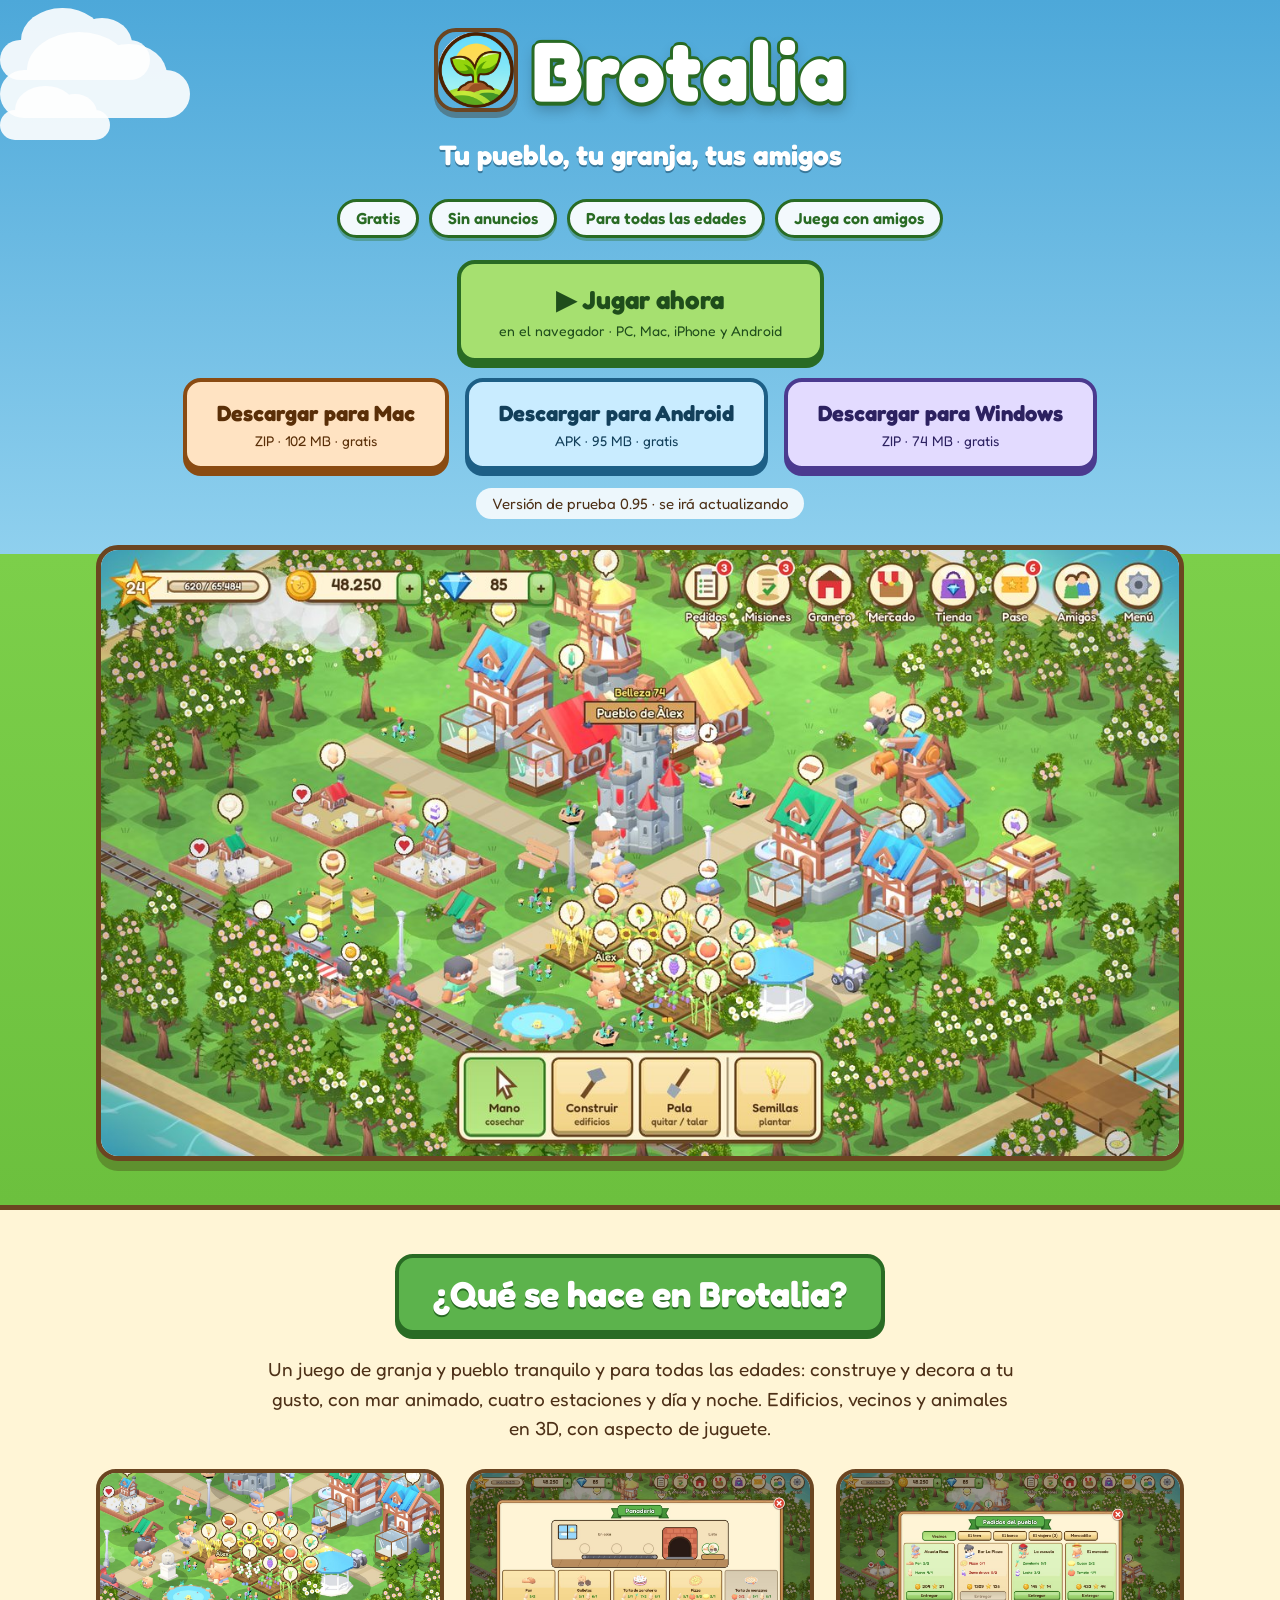
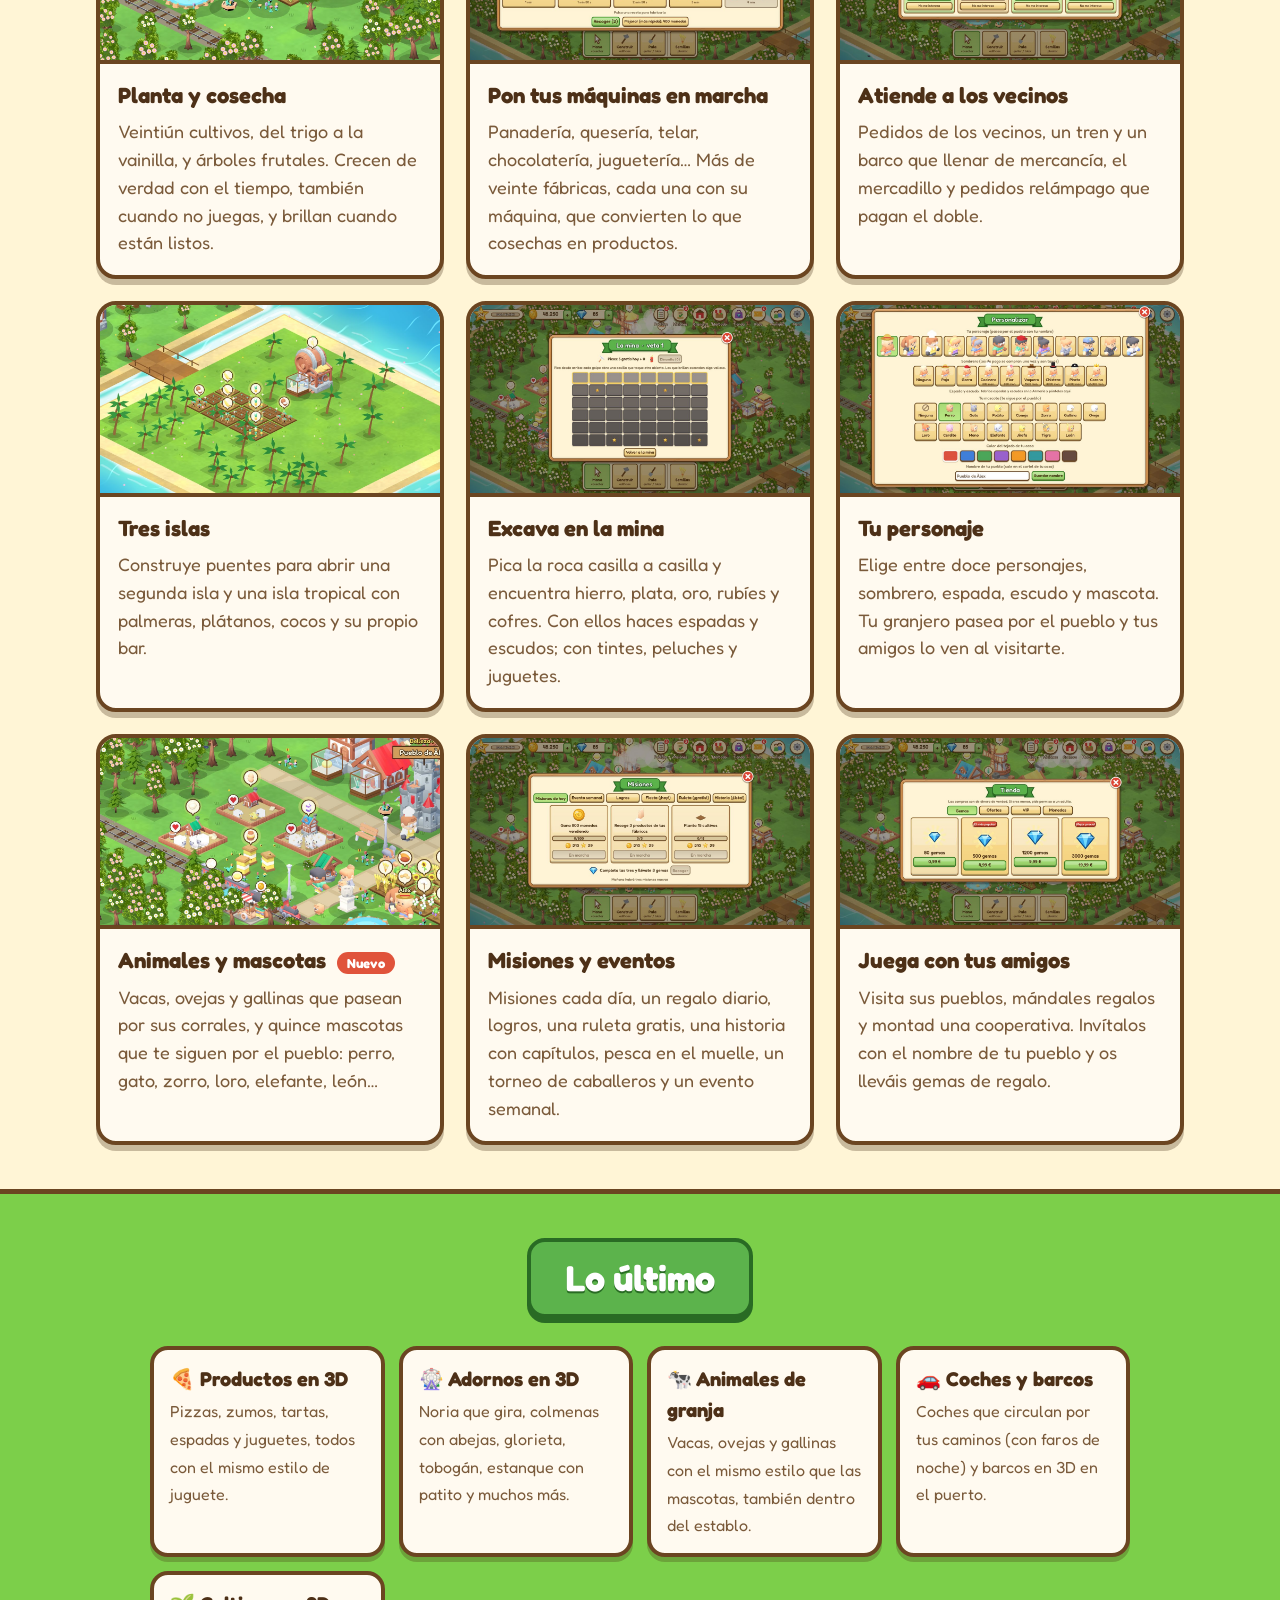
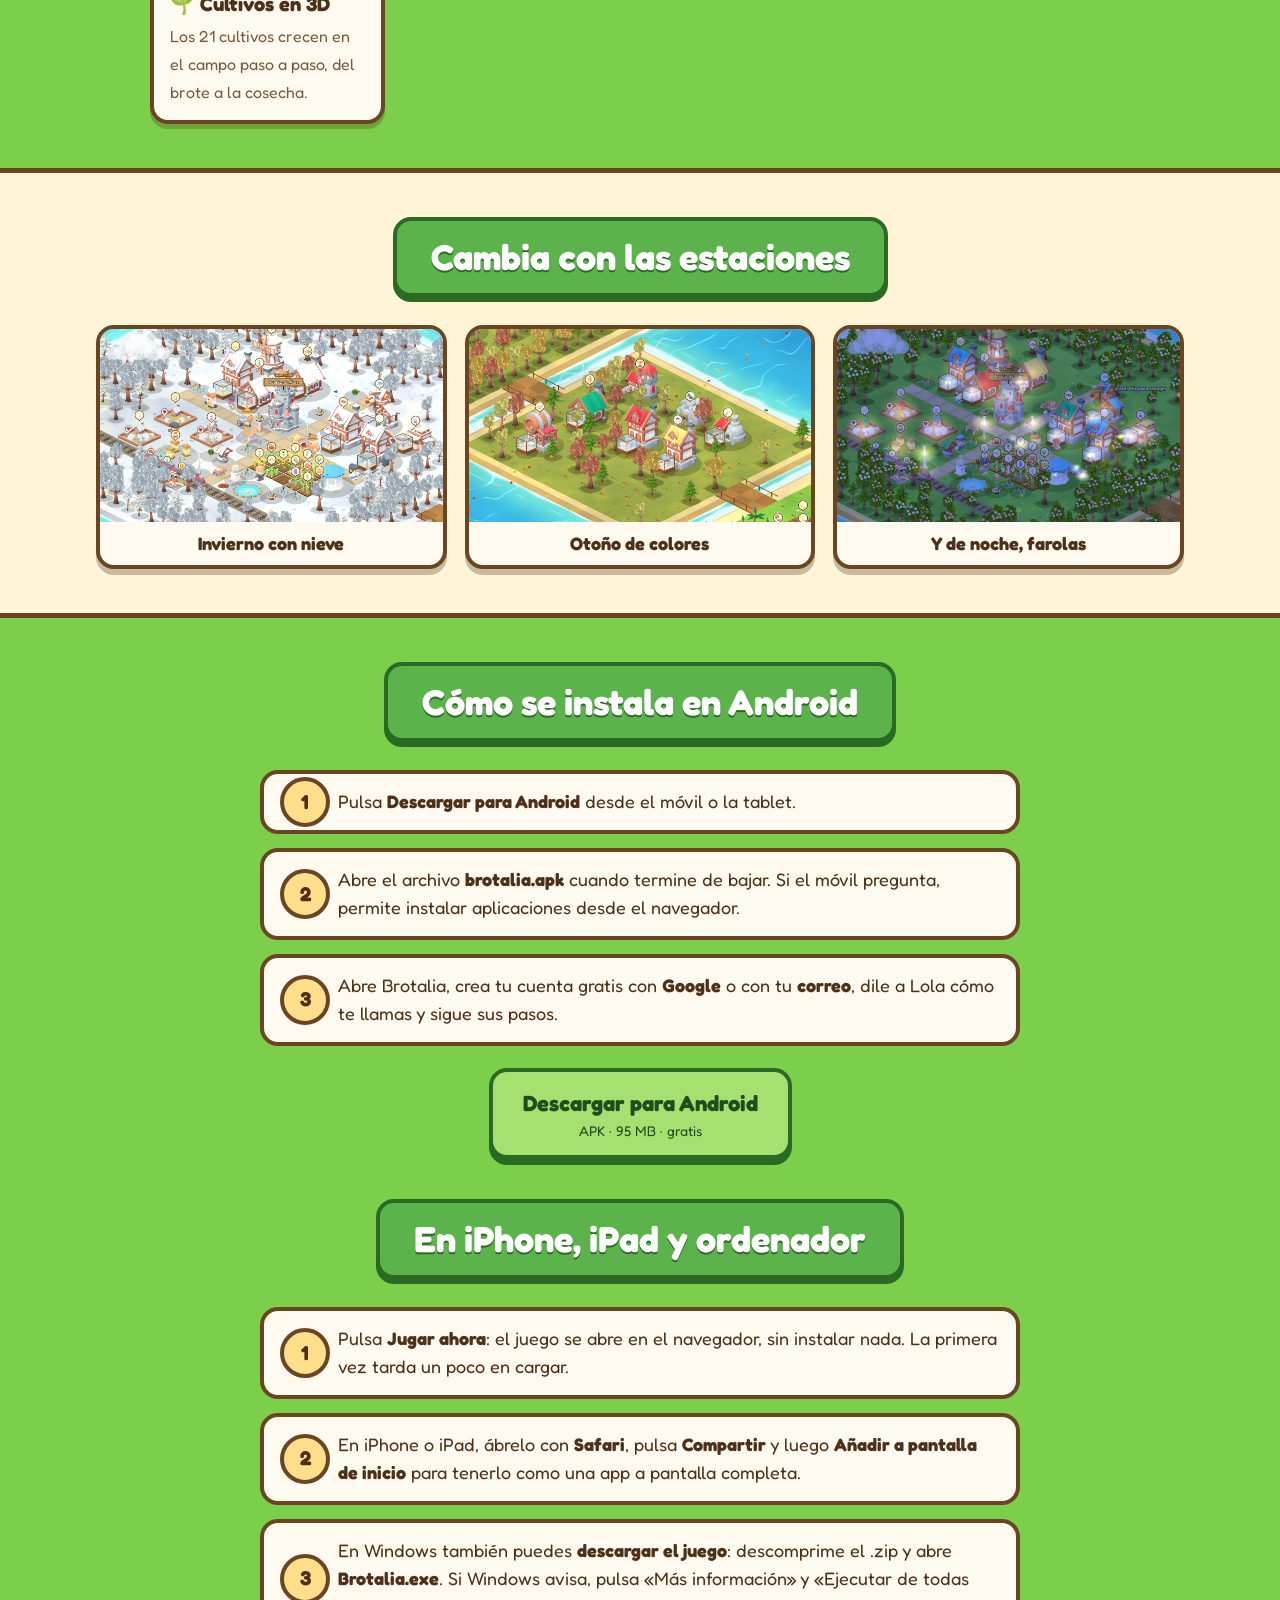
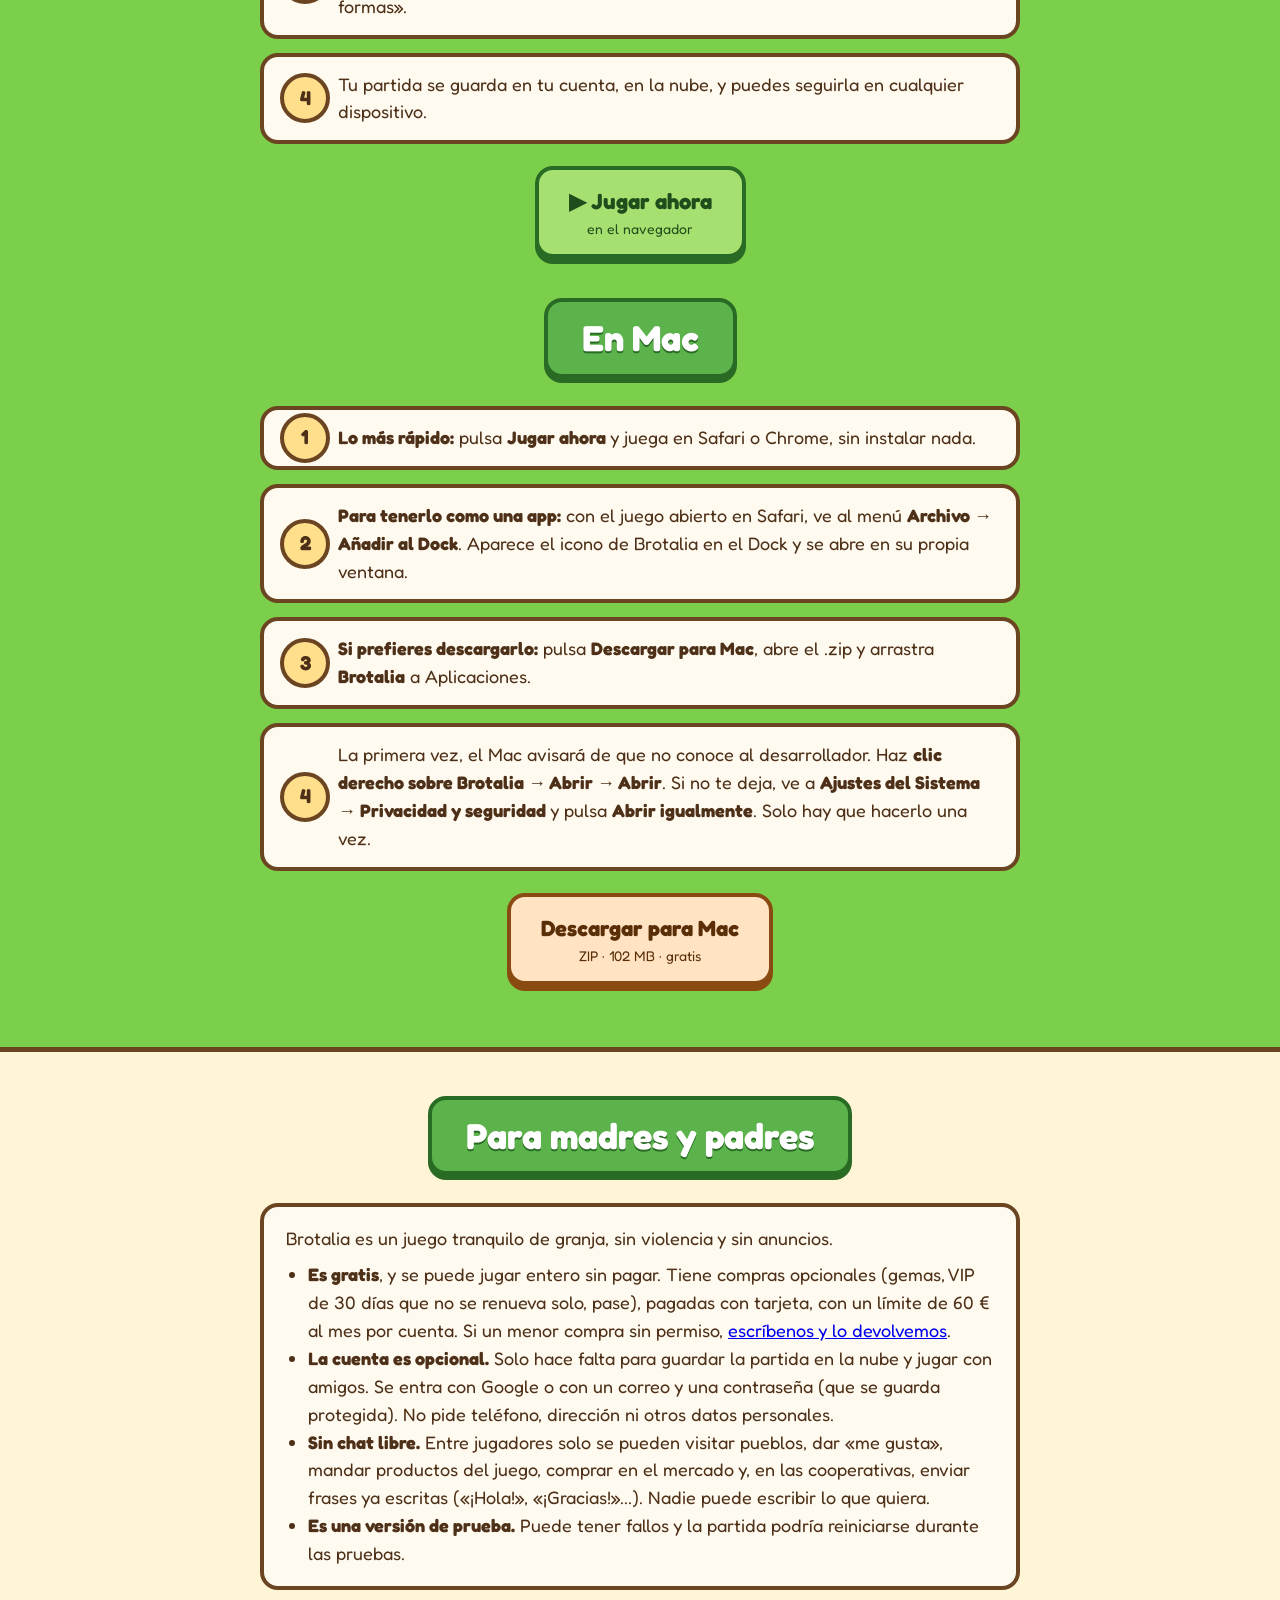
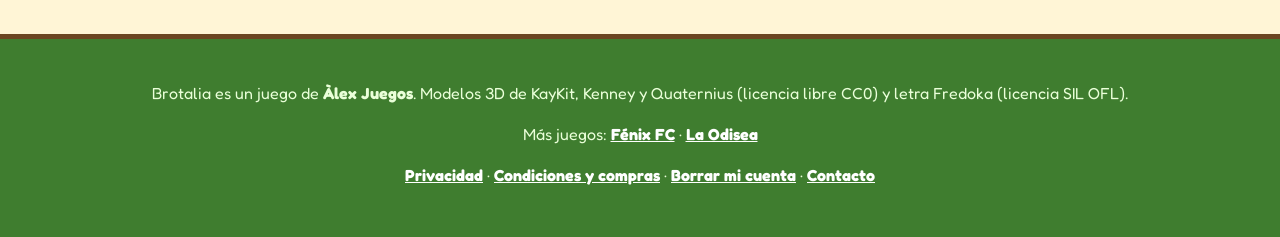
<file: index.html>
<!doctype html>
<html lang="es">
<head>
<meta charset="utf-8">
<meta name="viewport" content="width=device-width, initial-scale=1">
<title>Brotalia · Tu pueblo, tu granja, tus amigos</title>
<meta name="description" content="Brotalia es un juego gratis de granja y pueblo: planta, fabrica, entrega pedidos, abre tres islas, excava en la mina, pesca y visita los pueblos de tus amigos.">
<meta property="og:title" content="Brotalia · Tu pueblo, tu granja, tus amigos">
<meta property="og:description" content="Planta, fabrica, abre tres islas, excava en la mina y visita los pueblos de tus amigos. Gratis en el navegador, Android, Windows y Mac.">
<meta property="og:image" content="https://brotalia.app/brotalia-web/compartir.jpg">
<meta property="og:type" content="website">
<meta property="og:url" content="https://brotalia.app/">
<meta property="og:locale" content="es_ES">
<meta name="twitter:card" content="summary_large_image">
<meta name="twitter:title" content="Brotalia · Tu pueblo, tu granja, tus amigos">
<meta name="twitter:image" content="https://brotalia.app/brotalia-web/compartir.jpg">
<link rel="canonical" href="https://brotalia.app/">
<script type="application/ld+json">
{"@context":"https://schema.org","@type":"VideoGame","name":"Brotalia","url":"https://brotalia.app/","inLanguage":"es",
 "description":"Juego gratis de granja y pueblo: planta, fabrica, entrega pedidos, abre islas, pesca y visita los pueblos de tus amigos.",
 "genre":["Granja","Simulación","Construcción de ciudades"],"gamePlatform":["Navegador web","Android","Windows","Mac"],
 "applicationCategory":"Game","operatingSystem":"Web, Android, Windows, macOS","image":"https://brotalia.app/brotalia-web/compartir.jpg",
 "offers":{"@type":"Offer","price":"0","priceCurrency":"EUR"},
 "sameAs":["https://www.youtube.com/@brotalia_oficial"]}
</script>
<link rel="icon" href="brotalia-web/icono.png" type="image/png">
<link rel="apple-touch-icon" href="brotalia-web/icono.png">
<link rel="preconnect" href="https://fonts.googleapis.com">
<link rel="preconnect" href="https://fonts.gstatic.com" crossorigin>
<link href="https://fonts.googleapis.com/css2?family=Fredoka:wght@400;500;600;700&display=swap" rel="stylesheet">
<style>
  :root {
    --crema: #fff5d6; --papel: #fffaf0; --tinta: #4d3017; --suave: #7a5a3a; --borde: #6b4521;
    --verde: #5cb34c; --verde-osc: #296b24; --hoja: #7ccf4a; --sol: #ffde8c; --cielo: #4da8d9;
  }
  * { box-sizing: border-box; }
  [hidden] { display: none !important; }
  html { scroll-behavior: smooth; }
  body {
    margin: 0; background: var(--hoja); color: var(--tinta);
    font-family: "Fredoka", "Trebuchet MS", "Segoe UI", Verdana, sans-serif; font-size: 18px; line-height: 1.55;
  }
  img { max-width: 100%; height: auto; display: block; }
  .ancho { max-width: 1120px; margin: 0 auto; padding: 0 16px; }

  /* Cabecera */
  header.portada {
    position: relative; overflow: hidden;
    background: linear-gradient(#4da8d9 0%, #8fd0ee 46%, #7ccf4a 46%, #6cc03e 100%);
    padding: 28px 0 44px; text-align: center;
  }
  header.portada .ancho { position: relative; z-index: 1; }
  .nube { position: absolute; background: #fff; border-radius: 999px; opacity: .9; animation: nube 60s linear infinite; }
  .nube::before, .nube::after { content: ""; position: absolute; background: #fff; border-radius: 50%; }
  .nube::before { width: 55%; height: 160%; left: 14%; bottom: 20%; }
  .nube::after { width: 40%; height: 130%; right: 12%; bottom: 25%; }
  @keyframes nube { from { transform: translateX(-30vw); } to { transform: translateX(130vw); } }
  @media (prefers-reduced-motion: reduce) { .nube { animation: none; } }
  .sellos { display: flex; gap: 10px; justify-content: center; flex-wrap: wrap; margin: 0 0 22px; }
  .sello { background: rgba(255, 255, 255, .92); color: var(--verde-osc); font-weight: 600; border: 3px solid var(--verde-osc); border-radius: 999px; padding: 4px 16px; font-size: 16px; box-shadow: 0 3px 0 rgba(41, 107, 36, .35); }
  .tarjeta, .galeria figure { transition: transform .15s, box-shadow .15s; }
  .tarjeta:hover, .galeria figure:hover { transform: translateY(-5px) rotate(-.4deg); box-shadow: 0 11px 0 rgba(60, 35, 10, .28); }
  .novedades { display: grid; grid-template-columns: repeat(auto-fit, minmax(230px, 1fr)); gap: 14px; max-width: 980px; margin: 0 auto; }
  .novedad { background: var(--papel); border: 4px solid var(--borde); border-radius: 18px; padding: 14px 16px; box-shadow: 0 5px 0 rgba(60, 35, 10, .25); }
  .novedad b { display: block; font-size: 20px; margin-bottom: 2px; }
  .novedad span { color: var(--suave); font-size: 16px; }
  .logo { display: inline-flex; align-items: center; gap: 14px; }
  .logo img { width: 84px; height: 84px; border-radius: 22px; border: 4px solid var(--borde); box-shadow: 0 6px 0 rgba(60, 35, 10, .35); }
  h1 {
    margin: 0; font-size: clamp(46px, 9vw, 84px); line-height: 1; color: #fff; letter-spacing: 1px;
    text-shadow: 0 4px 0 var(--verde-osc), 3px 0 0 var(--verde-osc), -3px 0 0 var(--verde-osc), 0 -3px 0 var(--verde-osc), 0 8px 14px rgba(0, 0, 0, .25);
  }
  .lema { margin: 14px 0 22px; font-size: clamp(20px, 3.2vw, 28px); font-weight: bold; color: #fff; text-shadow: 0 2px 0 rgba(30, 80, 110, .6); }
  .foto-grande { border: 5px solid var(--borde); border-radius: 22px; box-shadow: 0 10px 0 rgba(60, 35, 10, .3); margin: 26px auto 0; overflow: hidden; background: #fff; }

  /* Botones */
  .boton {
    display: inline-block; text-decoration: none; font-weight: bold; font-size: 22px; color: #1f4d1b;
    background: #a6e070; border: 4px solid var(--verde-osc); border-radius: 18px; padding: 14px 30px;
    box-shadow: 0 6px 0 var(--verde-osc); transition: transform .08s, box-shadow .08s;
  }
  .boton:hover { background: #b9ec86; }
  .boton:active { transform: translateY(5px); box-shadow: 0 1px 0 var(--verde-osc); }
  .boton small { display: block; font-size: 14px; font-weight: normal; }
  .boton.gris { background: #e6dccb; color: var(--suave); border-color: #9a8770; box-shadow: 0 6px 0 #9a8770; cursor: default; }
  .botones { display: flex; gap: 16px; justify-content: center; flex-wrap: wrap; }
  .aviso { display: inline-block; margin-top: 18px; background: rgba(255, 255, 255, .85); border-radius: 999px; padding: 4px 16px; font-size: 15px; }

  /* Secciones */
  section { padding: 44px 0; }
  section.clara { background: var(--crema); border-top: 5px solid var(--borde); border-bottom: 5px solid var(--borde); }
  h2 {
    display: table; margin: 0 auto 28px; padding: 8px 34px; font-size: clamp(26px, 4.4vw, 36px); color: #fff;
    background: var(--verde); border: 4px solid var(--verde-osc); border-radius: 18px; box-shadow: 0 5px 0 var(--verde-osc);
    text-shadow: 0 2px 0 var(--verde-osc);
  }
  .rejilla { display: grid; grid-template-columns: repeat(auto-fit, minmax(310px, 1fr)); gap: 22px; }
  .tarjeta { background: var(--papel); border: 4px solid var(--borde); border-radius: 20px; overflow: hidden; box-shadow: 0 6px 0 rgba(60, 35, 10, .28); }
  .tarjeta img { border-bottom: 4px solid var(--borde); aspect-ratio: 16 / 9; object-fit: cover; width: 100%; }
  .tarjeta div { padding: 14px 18px 18px; }
  .tarjeta h3 { margin: 0 0 6px; font-size: 22px; }
  .tarjeta p { margin: 0; color: var(--suave); }

  .galeria { display: grid; grid-template-columns: repeat(auto-fit, minmax(260px, 1fr)); gap: 18px; margin-top: 8px; }
  .galeria figure { margin: 0; background: var(--papel); border: 4px solid var(--borde); border-radius: 18px; overflow: hidden; box-shadow: 0 6px 0 rgba(60, 35, 10, .28); }
  .galeria img { aspect-ratio: 16 / 9; object-fit: cover; width: 100%; }
  .galeria figcaption { padding: 8px 14px; font-weight: bold; text-align: center; }
  .nuevo { display: inline-block; vertical-align: middle; margin-left: 6px; font-size: 13px; color: #fff; background: #e0533b; border-radius: 999px; padding: 1px 10px; }
  .intro { max-width: 760px; margin: -8px auto 26px; text-align: center; font-size: 19px; }
  ol.pasos { list-style: none; padding: 0; margin: 0 auto; max-width: 760px; counter-reset: paso; }
  ol.pasos li { counter-increment: paso; background: var(--papel); border: 4px solid var(--borde); border-radius: 18px; padding: 14px 18px 14px 74px; margin-bottom: 14px; position: relative; }
  ol.pasos li::before {
    content: counter(paso); position: absolute; left: 16px; top: 50%; transform: translateY(-50%);
    width: 42px; height: 42px; border-radius: 50%; background: var(--sol); border: 4px solid var(--borde);
    display: grid; place-items: center; font-weight: bold; font-size: 20px;
  }
  .nota { max-width: 760px; margin: 0 auto; background: var(--papel); border: 4px solid var(--borde); border-radius: 18px; padding: 18px 22px; }
  .nota ul { margin: 8px 0 0; padding-left: 22px; }
  .centro { text-align: center; }

  footer { background: #3f7d2f; color: #eaffd9; text-align: center; padding: 26px 16px 34px; font-size: 16px; }
  footer a { color: #fff; font-weight: bold; }
</style>
<script async src="https://pagead2.googlesyndication.com/pagead/js/adsbygoogle.js?client=ca-pub-4257914204115658" crossorigin="anonymous"></script>
</head>
<body>

<header class="portada">
  <div class="nube" style="top:40px;width:150px;height:40px;animation-duration:70s"></div>
  <div class="nube" style="top:110px;width:110px;height:30px;animation-duration:50s;animation-delay:-25s"></div>
  <div class="nube" style="top:70px;width:190px;height:48px;animation-duration:90s;animation-delay:-60s"></div>
  <div class="ancho">
    <div class="logo">
      <img src="brotalia-web/logo.png" alt="">
      <h1>Brotalia</h1>
    </div>
    <p class="lema">Tu pueblo, tu granja, tus amigos</p>
    <div class="sellos"><span class="sello">Gratis</span><span class="sello">Sin anuncios</span><span class="sello">Para todas las edades</span><span class="sello">Juega con amigos</span></div>
    <div class="botones">
      <a class="boton" href="jugar/" style="font-size:26px;padding:16px 38px">▶ Jugar ahora<small id="donde">en el navegador · PC, Mac, iPhone y Android</small></a>
    </div>
    <p class="aviso" id="para-ti" hidden style="margin:16px 0 0;font-weight:bold"></p>
    <div class="botones" id="descargas" style="margin-top:16px">
      <a class="boton" data-so="mac" href="https://github.com/davurpi/brotalia/releases/latest/download/Brotalia-Mac.zip" download style="background:#ffe3c2;border-color:#8a4b12;box-shadow:0 6px 0 #8a4b12;color:#5a2f08">Descargar para Mac<small>ZIP · 102 MB · gratis</small></a>
      <a class="boton" data-so="android" href="https://github.com/davurpi/brotalia/releases/latest/download/brotalia.apk" download style="background:#c9ecff;border-color:#1d5f86;box-shadow:0 6px 0 #1d5f86;color:#123f5a">Descargar para Android<small>APK · 95 MB · gratis</small></a>
      <a class="boton" data-so="windows" href="https://github.com/davurpi/brotalia/releases/latest/download/Brotalia-Windows.zip" download style="background:#e3dbff;border-color:#4b3a8f;box-shadow:0 6px 0 #4b3a8f;color:#2c2160">Descargar para Windows<small>ZIP · 74 MB · gratis</small></a>
    </div>
    <span class="aviso">Versión de prueba 0.95 · se irá actualizando</span>
    <div class="foto-grande"><img src="brotalia-web/pueblo.jpg" alt="Un pueblo de Brotalia con fábricas de colores, campos con la cosecha lista, una fuente y vecinos paseando" width="1280" height="720"></div>
  </div>
</header>

<section class="clara">
  <div class="ancho">
    <h2>¿Qué se hace en Brotalia?</h2>
    <p class="intro">Un juego de granja y pueblo tranquilo y para todas las edades: construye y decora a tu gusto, con mar animado, cuatro estaciones y día y noche. Edificios, vecinos y animales en 3D, con aspecto de juguete.</p>
    <div class="rejilla">
      <article class="tarjeta">
        <img src="brotalia-web/cosecha.jpg" alt="Campos con la cosecha lista y brillando" loading="lazy">
        <div><h3>Planta y cosecha</h3><p>Veintiún cultivos, del trigo a la vainilla, y árboles frutales. Crecen de verdad con el tiempo, también cuando no juegas, y brillan cuando están listos.</p></div>
      </article>
      <article class="tarjeta">
        <img src="brotalia-web/panaderia.jpg" alt="La panadería por dentro, con su horno" loading="lazy">
        <div><h3>Pon tus máquinas en marcha</h3><p>Panadería, quesería, telar, chocolatería, juguetería… Más de veinte fábricas, cada una con su máquina, que convierten lo que cosechas en productos.</p></div>
      </article>
      <article class="tarjeta">
        <img src="brotalia-web/pedidos.jpg" alt="Los pedidos de los vecinos, cada uno con su cara" loading="lazy">
        <div><h3>Atiende a los vecinos</h3><p>Pedidos de los vecinos, un tren y un barco que llenar de mercancía, el mercadillo y pedidos relámpago que pagan el doble.</p></div>
      </article>
      <article class="tarjeta">
        <img src="brotalia-web/tropical.jpg" alt="La isla tropical con palmeras y playa" loading="lazy">
        <div><h3>Tres islas</h3><p>Construye puentes para abrir una segunda isla y una isla tropical con palmeras, plátanos, cocos y su propio bar.</p></div>
      </article>
      <article class="tarjeta">
        <img src="brotalia-web/mina.jpg" alt="Minijuego de la mina con rocas que picar" loading="lazy">
        <div><h3>Excava en la mina</h3><p>Pica la roca casilla a casilla y encuentra hierro, plata, oro, rubíes y cofres. Con ellos haces espadas y escudos; con tintes, peluches y juguetes.</p></div>
      </article>
      <article class="tarjeta">
        <img src="brotalia-web/personaje.jpg" alt="Pantalla para personalizar el personaje" loading="lazy">
        <div><h3>Tu personaje</h3><p>Elige entre doce personajes, sombrero, espada, escudo y mascota. Tu granjero pasea por el pueblo y tus amigos lo ven al visitarte.</p></div>
      </article>
      <article class="tarjeta">
        <img src="brotalia-web/animales.jpg" alt="Corrales con vacas, ovejas y gallinas" loading="lazy">
        <div><h3>Animales y mascotas <span class="nuevo">Nuevo</span></h3><p>Vacas, ovejas y gallinas que pasean por sus corrales, y quince mascotas que te siguen por el pueblo: perro, gato, zorro, loro, elefante, león…</p></div>
      </article>
      <article class="tarjeta">
        <img src="brotalia-web/misiones.jpg" alt="Misiones del día con sus premios" loading="lazy">
        <div><h3>Misiones y eventos</h3><p>Misiones cada día, un regalo diario, logros, una ruleta gratis, una historia con capítulos, pesca en el muelle, un torneo de caballeros y un evento semanal.</p></div>
      </article>
      <article class="tarjeta">
        <img src="brotalia-web/tienda.jpg" alt="La tienda del juego" loading="lazy">
        <div><h3>Juega con tus amigos</h3><p>Visita sus pueblos, mándales regalos y montad una cooperativa. Invítalos con el nombre de tu pueblo y os lleváis gemas de regalo.</p></div>
      </article>
    </div>
  </div>
</section>

<section>
  <div class="ancho">
    <h2>Lo último</h2>
    <div class="novedades">
      <div class="novedad"><b>🍕 Productos en 3D</b><span>Pizzas, zumos, tartas, espadas y juguetes, todos con el mismo estilo de juguete.</span></div>
      <div class="novedad"><b>🎡 Adornos en 3D</b><span>Noria que gira, colmenas con abejas, glorieta, tobogán, estanque con patito y muchos más.</span></div>
      <div class="novedad"><b>🐄 Animales de granja</b><span>Vacas, ovejas y gallinas con el mismo estilo que las mascotas, también dentro del establo.</span></div>
      <div class="novedad"><b>🚗 Coches y barcos</b><span>Coches que circulan por tus caminos (con faros de noche) y barcos en 3D en el puerto.</span></div>
      <div class="novedad"><b>🌱 Cultivos en 3D</b><span>Los 21 cultivos crecen en el campo paso a paso, del brote a la cosecha.</span></div>
    </div>
  </div>
</section>

<section class="clara">
  <div class="ancho">
    <h2>Cambia con las estaciones</h2>
    <div class="galeria">
      <figure><img src="brotalia-web/invierno.jpg" alt="El pueblo nevado en invierno" loading="lazy"><figcaption>Invierno con nieve</figcaption></figure>
      <figure><img src="brotalia-web/otono.jpg" alt="La segunda isla con los árboles de otoño" loading="lazy"><figcaption>Otoño de colores</figcaption></figure>
      <figure><img src="brotalia-web/noche.jpg" alt="El pueblo de noche con las farolas encendidas" loading="lazy"><figcaption>Y de noche, farolas</figcaption></figure>
    </div>
  </div>
</section>

<section id="instalar">
  <div class="ancho">
    <h2>Cómo se instala en Android</h2>
    <ol class="pasos">
      <li>Pulsa <b>Descargar para Android</b> desde el móvil o la tablet.</li>
      <li>Abre el archivo <b>brotalia.apk</b> cuando termine de bajar. Si el móvil pregunta, permite instalar aplicaciones desde el navegador.</li>
      <li>Abre Brotalia, crea tu cuenta gratis con <b>Google</b> o con tu <b>correo</b>, dile a Lola cómo te llamas y sigue sus pasos.</li>
    </ol>
    <p class="centro" style="margin-top:22px"><a class="boton" href="https://github.com/davurpi/brotalia/releases/latest/download/brotalia.apk" download>Descargar para Android<small>APK · 95 MB · gratis</small></a></p>
    <h2 style="margin-top:40px">En iPhone, iPad y ordenador</h2>
    <ol class="pasos">
      <li>Pulsa <b>Jugar ahora</b>: el juego se abre en el navegador, sin instalar nada. La primera vez tarda un poco en cargar.</li>
      <li>En iPhone o iPad, ábrelo con <b>Safari</b>, pulsa <b>Compartir</b> y luego <b>Añadir a pantalla de inicio</b> para tenerlo como una app a pantalla completa.</li>
      <li>En Windows también puedes <b>descargar el juego</b>: descomprime el .zip y abre <b>Brotalia.exe</b>. Si Windows avisa, pulsa «Más información» y «Ejecutar de todas formas».</li>
      <li>Tu partida se guarda en tu cuenta, en la nube, y puedes seguirla en cualquier dispositivo.</li>
    </ol>
    <p class="centro" style="margin-top:22px"><a class="boton" href="jugar/">▶ Jugar ahora<small>en el navegador</small></a></p>

    <h2 id="mac" style="margin-top:40px">En Mac</h2>
    <ol class="pasos">
      <li><b>Lo más rápido:</b> pulsa <b>Jugar ahora</b> y juega en Safari o Chrome, sin instalar nada.</li>
      <li><b>Para tenerlo como una app:</b> con el juego abierto en Safari, ve al menú <b>Archivo → Añadir al Dock</b>. Aparece el icono de Brotalia en el Dock y se abre en su propia ventana.</li>
      <li><b>Si prefieres descargarlo:</b> pulsa <b>Descargar para Mac</b>, abre el .zip y arrastra <b>Brotalia</b> a Aplicaciones.</li>
      <li>La primera vez, el Mac avisará de que no conoce al desarrollador. Haz <b>clic derecho sobre Brotalia → Abrir → Abrir</b>. Si no te deja, ve a <b>Ajustes del Sistema → Privacidad y seguridad</b> y pulsa <b>Abrir igualmente</b>. Solo hay que hacerlo una vez.</li>
    </ol>
    <p class="centro" style="margin-top:22px"><a class="boton" href="https://github.com/davurpi/brotalia/releases/latest/download/Brotalia-Mac.zip" download style="background:#ffe3c2;border-color:#8a4b12;box-shadow:0 6px 0 #8a4b12;color:#5a2f08">Descargar para Mac<small>ZIP · 102 MB · gratis</small></a></p>
  </div>
</section>

<script>
// Pone delante la descarga del aparato desde el que se mira la página.
(function () {
  var ua = navigator.userAgent || '';
  var tactil = navigator.maxTouchPoints > 1;
  var so = /Android/i.test(ua) ? 'android'
    : (/iPhone|iPad|iPod/i.test(ua) || (/Macintosh/i.test(ua) && tactil)) ? 'ios'
    : /Macintosh|Mac OS X/i.test(ua) ? 'mac'
    : /Windows/i.test(ua) ? 'windows' : '';
  var textos = {
    mac: 'Estás en un Mac: juega ya en el navegador o descárgalo. <a href="#mac">Cómo se instala</a>',
    windows: 'Estás en Windows: juega ya en el navegador o descárgalo.',
    android: 'Estás en Android: juega ya en el navegador o instala la app. <a href="#instalar">Cómo se instala</a>',
    ios: 'Estás en iPhone o iPad: pulsa Jugar ahora y luego «Añadir a pantalla de inicio».'
  };
  if (!textos[so]) return;
  var aviso = document.getElementById('para-ti');
  aviso.innerHTML = textos[so];
  aviso.hidden = false;
  var caja = document.getElementById('descargas');
  var mio = caja.querySelector('[data-so="' + so + '"]');
  if (mio) {
    caja.insertBefore(mio, caja.firstChild);
    mio.style.transform = 'scale(1.06)';
  }
  if (so === 'ios') caja.hidden = true;
})();
</script>

<section class="clara">
  <div class="ancho">
    <h2>Para madres y padres</h2>
    <div class="nota">
      Brotalia es un juego tranquilo de granja, sin violencia y sin anuncios.
      <ul>
        <li><b>Es gratis</b>, y se puede jugar entero sin pagar. Tiene compras opcionales (gemas, VIP de 30 días que no se renueva solo, pase), pagadas con tarjeta, con un límite de 60 € al mes por cuenta. Si un menor compra sin permiso, <a href="condiciones.html">escríbenos y lo devolvemos</a>.</li>
        <li><b>La cuenta es opcional.</b> Solo hace falta para guardar la partida en la nube y jugar con amigos. Se entra con Google o con un correo y una contraseña (que se guarda protegida). No pide teléfono, dirección ni otros datos personales.</li>
        <li><b>Sin chat libre.</b> Entre jugadores solo se pueden visitar pueblos, dar «me gusta», mandar productos del juego, comprar en el mercado y, en las cooperativas, enviar frases ya escritas («¡Hola!», «¡Gracias!»...). Nadie puede escribir lo que quiera.</li>
        <li><b>Es una versión de prueba.</b> Puede tener fallos y la partida podría reiniciarse durante las pruebas.</li>
      </ul>
    </div>
  </div>
</section>

<footer>
  <p>Brotalia es un juego de <b>Àlex Juegos</b>. Modelos 3D de KayKit, Kenney y Quaternius (licencia libre CC0) y letra Fredoka (licencia SIL OFL).</p>
  <p>Más juegos: <a href="https://fenix.alexjuegos.com/">Fénix FC</a> · <a href="https://davurpi.github.io/la-odisea/">La Odisea</a></p>
  <p><a href="privacidad.html">Privacidad</a> · <a href="condiciones.html">Condiciones y compras</a> · <a href="borrar-cuenta.html">Borrar mi cuenta</a> · <a href="mailto:hola@brotalia.app">Contacto</a></p>
</footer>

</body>
</html>
</file>
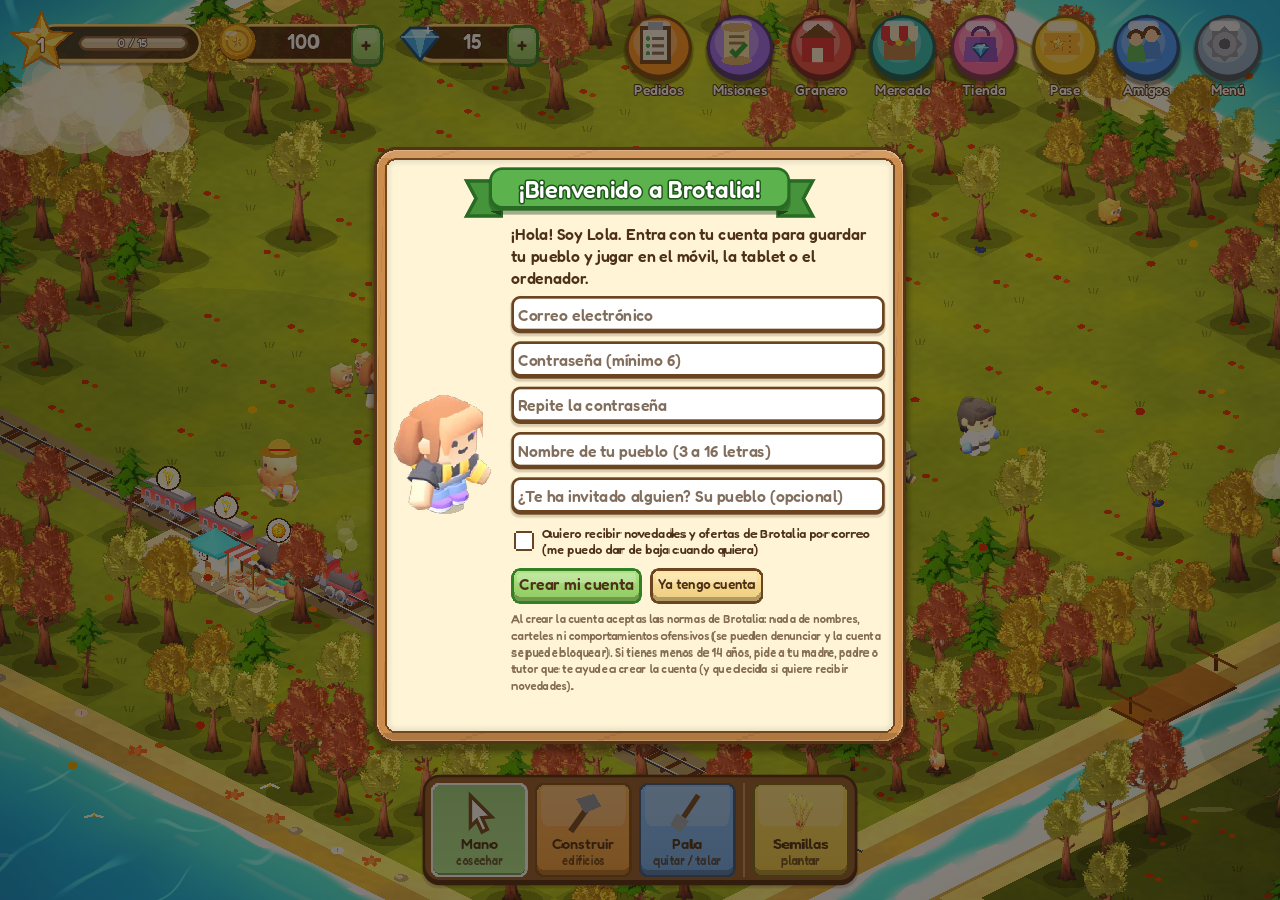
<file: jugar/index.html>
<!DOCTYPE html>
<html lang="en">
	<head>
		<meta charset="utf-8">
		<meta name="viewport" content="width=device-width, user-scalable=no, initial-scale=1.0">
		<title>Brotalia</title>
		<style>
html, body, #canvas {
	margin: 0;
	padding: 0;
	border: 0;
}

body {
	color: white;
	background-color: black;
	overflow: hidden;
	touch-action: none;
}

#canvas {
	display: block;
}

#canvas:focus {
	outline: none;
}

#status, #status-splash, #status-progress {
	position: absolute;
	left: 0;
	right: 0;
}

#status, #status-splash {
	top: 0;
	bottom: 0;
}

#status {
	background-color: #4da8d9;
	display: flex;
	flex-direction: column;
	justify-content: center;
	align-items: center;
	visibility: hidden;
}

#status-splash {
	max-height: 100%;
	max-width: 100%;
	margin: auto;
}

#status-splash.show-image--false {
	display: none;
}

#status-splash.fullsize--true {
	height: 100%;
	width: 100%;
	object-fit: contain;
}

#status-splash.use-filter--false {
	image-rendering: pixelated;
}

#status-progress, #status-notice {
	display: none;
}

#status-progress {
	bottom: 10%;
	width: 50%;
	margin: 0 auto;
}

#status-notice {
	background-color: #5b3943;
	border-radius: 0.5rem;
	border: 1px solid #9b3943;
	color: #e0e0e0;
	font-family: 'Noto Sans', 'Droid Sans', Arial, sans-serif;
	line-height: 1.3;
	margin: 0 2rem;
	overflow: hidden;
	padding: 1rem;
	text-align: center;
	z-index: 1;
}
		</style>
		<link id="-gd-engine-icon" rel="icon" type="image/png" href="index.icon.png" />
<link rel="apple-touch-icon" href="index.apple-touch-icon.png"/>
<link rel="manifest" href="index.manifest.json">
<meta name="apple-mobile-web-app-capable" content="yes">
<meta name="mobile-web-app-capable" content="yes">
<meta name="apple-mobile-web-app-status-bar-style" content="black">
<meta name="apple-mobile-web-app-title" content="Brotalia">
<script>
/* ANUNCIOS CON PREMIO (Google H5 Games Ads). Pon tu número de AdSense en BROTALIA_ADS (ca-pub-...);
   mientras esté vacío no se carga nada de Google y el botón de vídeo no sale en el juego. */
window.BROTALIA_ADS = '';  // AdSense: ca-pub-4257914204115658 (poner aquí cuando Google apruebe los anuncios de juegos H5)
(function () {
  if (!window.BROTALIA_ADS) return;
  window.adsbygoogle = window.adsbygoogle || [];
  window.adBreak = window.adConfig = function (o) { window.adsbygoogle.push(o); };
  var s = document.createElement('script');
  s.async = true;
  s.src = 'https://pagead2.googlesyndication.com/pagead/js/adsbygoogle.js?client=' + window.BROTALIA_ADS;
  s.setAttribute('data-ad-client', window.BROTALIA_ADS);
  s.setAttribute('data-ad-frequency-hint', '30s');
  s.setAttribute('data-tag-for-child-directed-treatment', '1');
  s.crossOrigin = 'anonymous';
  document.head.appendChild(s);
  window.adsbygoogle.requestNonPersonalizedAds = 1;
  window.adConfig({ preloadAdBreaks: 'on', sound: 'on' });
  window.brotaliaAnuncio = function (vuelta) {
    var hecho = false;
    function fin(r) { if (!hecho) { hecho = true; vuelta(r); } }
    window.adBreak({
      type: 'reward', name: 'gemas',
      beforeReward: function (enseñar) { enseñar(); },
      adDismissed: function () { fin('no'); },
      adViewed: function () { fin('si'); },
      adBreakDone: function (info) { if (info.breakStatus !== 'viewed') fin('no'); }
    });
    setTimeout(function () { fin('no'); }, 90000);
  };
})();
</script>
<style>
#status { background: linear-gradient(#4da8d9 0%, #8fd0ee 58%, #7ccf4a 58%, #5cb34c 100%); }
#status-splash { max-width: min(420px, 70vw); max-height: 60vh; filter: drop-shadow(0 10px 0 rgba(40, 90, 30, .35)); }
#status-progress { bottom: 13%; width: min(440px, 72vw); height: 26px; border: 5px solid #6b4521; border-radius: 16px; background: #fff5d6; overflow: hidden; -webkit-appearance: none; appearance: none; box-shadow: 0 6px 0 rgba(60, 35, 10, .35); }
#status-progress::-webkit-progress-bar { background: #fff5d6; }
#status-progress::-webkit-progress-value { background: linear-gradient(#b9ec86, #5cb34c); }
#status-progress::-moz-progress-bar { background: linear-gradient(#b9ec86, #5cb34c); }
#status::after { content: 'Cargando tu pueblo...'; position: absolute; bottom: calc(13% - 52px); left: 0; right: 0; text-align: center; color: #fff; font: bold 22px 'Trebuchet MS', Verdana, sans-serif; text-shadow: 0 2px 0 #296b24; }
</style>
<script>
(function () {
  try { if (navigator.audioSession) navigator.audioSession.type = 'playback'; } catch (e) {}
  var A = window.AudioContext || window.webkitAudioContext;
  if (!A) return;
  var todos = [];
  function Ctx(o) { var c = o ? new A(o) : new A(); todos.push(c); return c; }
  Ctx.prototype = A.prototype;
  window.AudioContext = Ctx;
  window.webkitAudioContext = Ctx;
  function despertar() {
    todos.forEach(function (c) { if (c.state !== 'running' && c.state !== 'closed') c.resume(); });
  }
  ['touchstart', 'touchend', 'pointerdown', 'mousedown', 'keydown'].forEach(function (ev) {
    window.addEventListener(ev, despertar, true);
  });
  document.addEventListener('visibilitychange', function () { if (!document.hidden) despertar(); });
})();
</script>
	</head>
	<body>
		<canvas id="canvas">
			Your browser does not support the canvas tag.
		</canvas>

		<noscript>
			Your browser does not support JavaScript.
		</noscript>

		<div id="status">
			<img id="status-splash" class="show-image--true fullsize--false use-filter--true" src="index.png" alt="">
			<progress id="status-progress"></progress>
			<div id="status-notice"></div>
		</div>

		<script src="index.js"></script>
		<script>
const GODOT_CONFIG = {"args":[],"canvasResizePolicy":2,"emscriptenPoolSize":8,"ensureCrossOriginIsolationHeaders":false,"executable":"index","experimentalVK":true,"fileSizes":{"index.pck":38195604,"index.wasm":37695054},"focusCanvas":true,"gdextensionLibs":[],"godotPoolSize":4,"serviceWorker":"index.service.worker.js"};
const GODOT_THREADS_ENABLED = false;
const engine = new Engine(GODOT_CONFIG);

(function () {
	const statusOverlay = document.getElementById('status');
	const statusProgress = document.getElementById('status-progress');
	const statusNotice = document.getElementById('status-notice');

	let initializing = true;
	let statusMode = '';

	function setStatusMode(mode) {
		if (statusMode === mode || !initializing) {
			return;
		}
		if (mode === 'hidden') {
			statusOverlay.remove();
			initializing = false;
			return;
		}
		statusOverlay.style.visibility = 'visible';
		statusProgress.style.display = mode === 'progress' ? 'block' : 'none';
		statusNotice.style.display = mode === 'notice' ? 'block' : 'none';
		statusMode = mode;
	}

	function setStatusNotice(text) {
		while (statusNotice.lastChild) {
			statusNotice.removeChild(statusNotice.lastChild);
		}
		const lines = text.split('\n');
		lines.forEach((line) => {
			statusNotice.appendChild(document.createTextNode(line));
			statusNotice.appendChild(document.createElement('br'));
		});
	}

	function displayFailureNotice(err) {
		console.error(err);
		if (err instanceof Error) {
			setStatusNotice(err.message);
		} else if (typeof err === 'string') {
			setStatusNotice(err);
		} else {
			setStatusNotice('An unknown error occurred.');
		}
		setStatusMode('notice');
		initializing = false;
	}

	const missing = Engine.getMissingFeatures({
		threads: GODOT_THREADS_ENABLED,
	});

	if (missing.length !== 0) {
		if (GODOT_CONFIG['serviceWorker'] && GODOT_CONFIG['ensureCrossOriginIsolationHeaders'] && 'serviceWorker' in navigator) {
			let serviceWorkerRegistrationPromise;
			try {
				serviceWorkerRegistrationPromise = navigator.serviceWorker.getRegistration();
			} catch (err) {
				serviceWorkerRegistrationPromise = Promise.reject(new Error('Service worker registration failed.'));
			}
			// There's a chance that installing the service worker would fix the issue
			Promise.race([
				serviceWorkerRegistrationPromise.then((registration) => {
					if (registration != null) {
						return Promise.reject(new Error('Service worker already exists.'));
					}
					return registration;
				}).then(() => engine.installServiceWorker()),
				// For some reason, `getRegistration()` can stall
				new Promise((resolve) => {
					setTimeout(() => resolve(), 2000);
				}),
			]).then(() => {
				// Reload if there was no error.
				window.location.reload();
			}).catch((err) => {
				console.error('Error while registering service worker:', err);
			});
		} else {
			// Display the message as usual
			const missingMsg = 'Error\nThe following features required to run Godot projects on the Web are missing:\n';
			displayFailureNotice(missingMsg + missing.join('\n'));
		}
	} else {
		setStatusMode('progress');
		engine.startGame({
			'onProgress': function (current, total) {
				if (current > 0 && total > 0) {
					statusProgress.value = current;
					statusProgress.max = total;
				} else {
					statusProgress.removeAttribute('value');
					statusProgress.removeAttribute('max');
				}
			},
		}).then(() => {
			setStatusMode('hidden');
		}, displayFailureNotice);
	}
}());
		</script>
	</body>
</html>
</file>
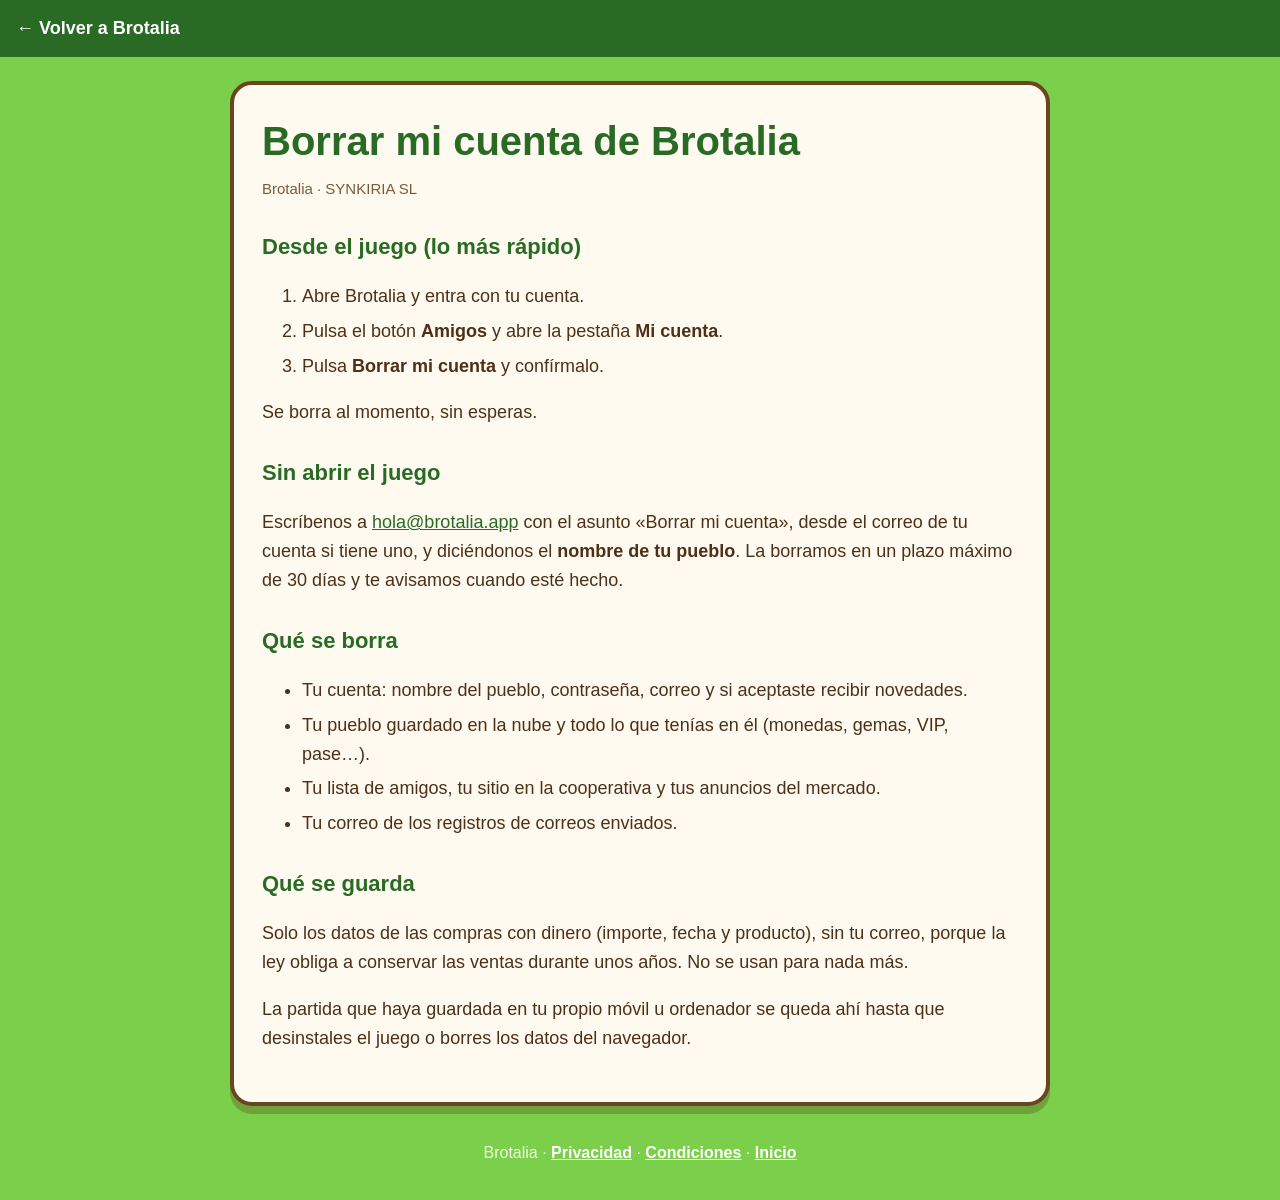
<file: borrar-cuenta.html>
<!doctype html>
<html lang="es">
<head>
<meta charset="utf-8">
<meta name="viewport" content="width=device-width, initial-scale=1">
<title>Brotalia · Borrar mi cuenta</title>
<link rel="icon" href="brotalia-web/icono.png" type="image/png">
<link rel="stylesheet" href="legal.css">
</head>
<body>
<header><a href="./">← Volver a Brotalia</a></header>
<main>
<h1>Borrar mi cuenta de Brotalia</h1>
<p class="fecha">Brotalia · SYNKIRIA SL</p>

<h2>Desde el juego (lo más rápido)</h2>
<ol>
  <li>Abre Brotalia y entra con tu cuenta.</li>
  <li>Pulsa el botón <b>Amigos</b> y abre la pestaña <b>Mi cuenta</b>.</li>
  <li>Pulsa <b>Borrar mi cuenta</b> y confírmalo.</li>
</ol>
<p>Se borra al momento, sin esperas.</p>

<h2>Sin abrir el juego</h2>
<p>Escríbenos a <a href="mailto:hola@brotalia.app?subject=Borrar%20mi%20cuenta%20de%20Brotalia">hola@brotalia.app</a> con el asunto «Borrar mi cuenta», desde el correo de tu cuenta si tiene uno, y diciéndonos el <b>nombre de tu pueblo</b>. La borramos en un plazo máximo de 30 días y te avisamos cuando esté hecho.</p>

<h2>Qué se borra</h2>
<ul>
  <li>Tu cuenta: nombre del pueblo, contraseña, correo y si aceptaste recibir novedades.</li>
  <li>Tu pueblo guardado en la nube y todo lo que tenías en él (monedas, gemas, VIP, pase…).</li>
  <li>Tu lista de amigos, tu sitio en la cooperativa y tus anuncios del mercado.</li>
  <li>Tu correo de los registros de correos enviados.</li>
</ul>

<h2>Qué se guarda</h2>
<p>Solo los datos de las compras con dinero (importe, fecha y producto), sin tu correo, porque la ley obliga a conservar las ventas durante unos años. No se usan para nada más.</p>
<p>La partida que haya guardada en tu propio móvil u ordenador se queda ahí hasta que desinstales el juego o borres los datos del navegador.</p>
</main>
<footer>Brotalia · <a href="privacidad.html">Privacidad</a> · <a href="condiciones.html">Condiciones</a> · <a href="./">Inicio</a></footer>
</body>
</html>
</file>
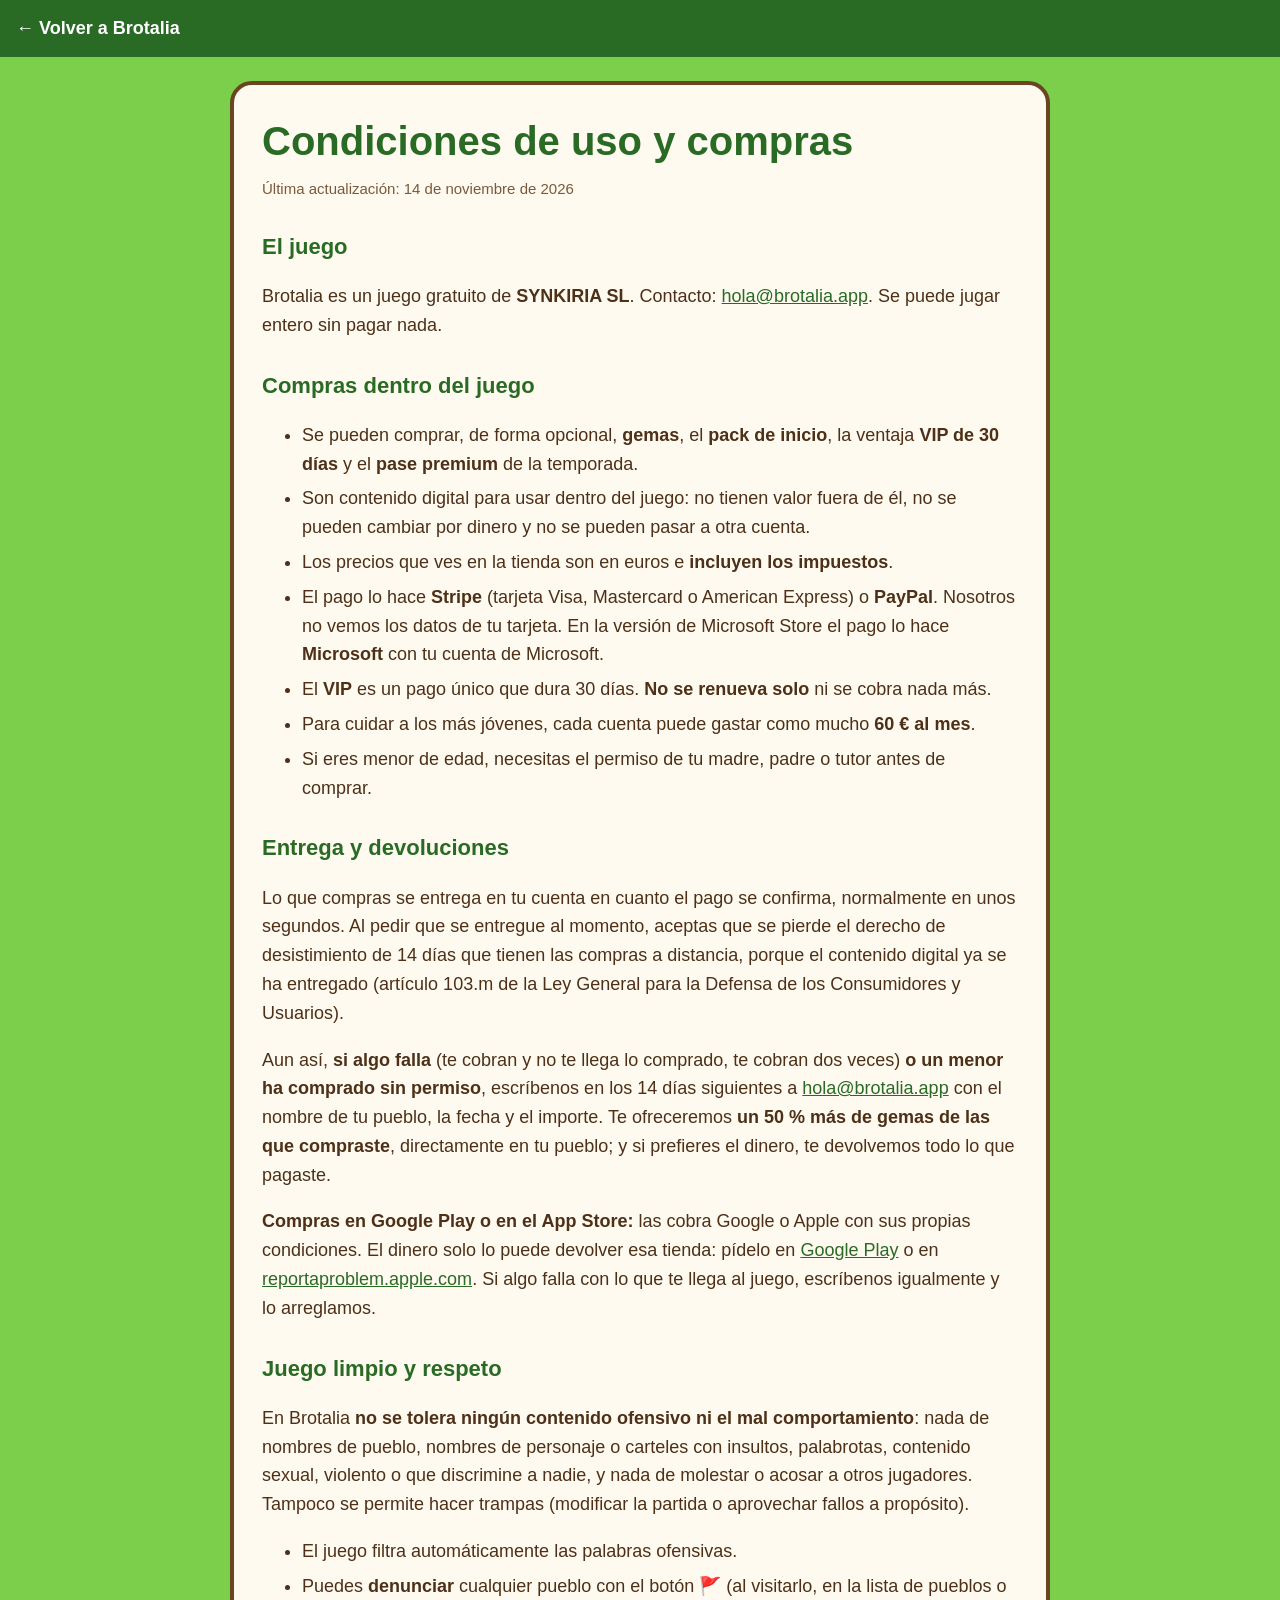
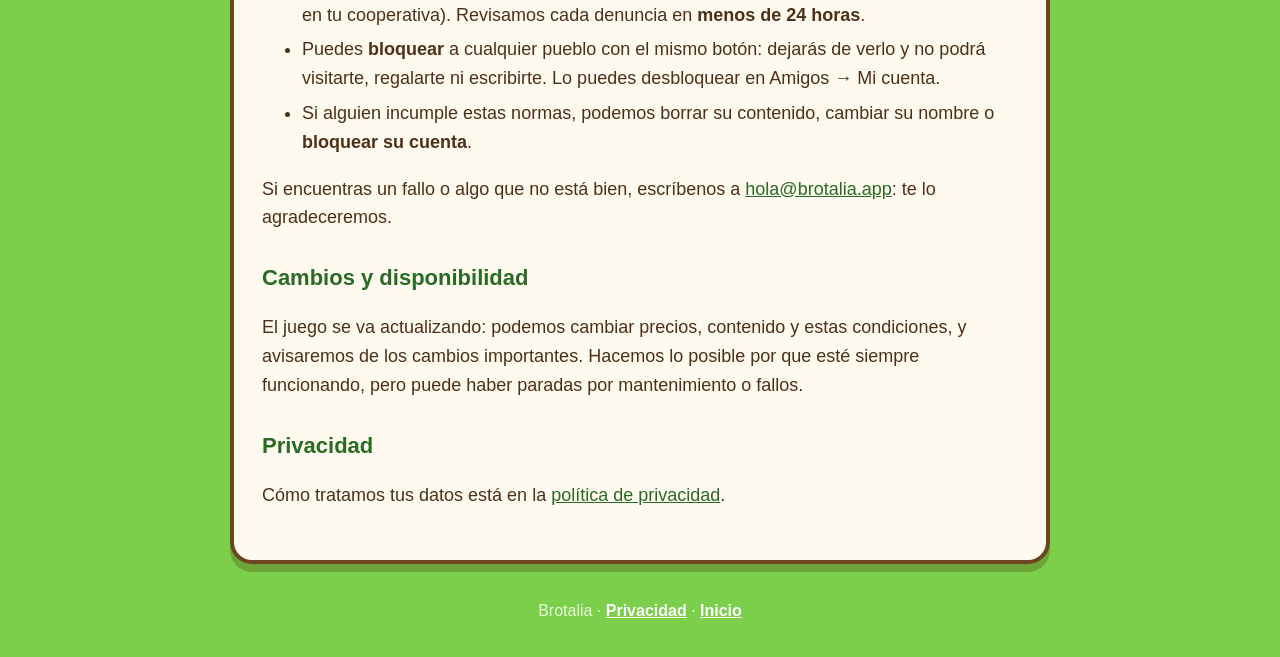
<file: condiciones.html>
<!doctype html>
<html lang="es">
<head>
<meta charset="utf-8">
<meta name="viewport" content="width=device-width, initial-scale=1">
<title>Brotalia · Condiciones</title>
<link rel="icon" href="brotalia-web/icono.png" type="image/png">
<link rel="stylesheet" href="legal.css">
</head>
<body>
<header><a href="./">← Volver a Brotalia</a></header>
<main>
<h1>Condiciones de uso y compras</h1>
<p class="fecha">Última actualización: 14 de noviembre de 2026</p>

<h2>El juego</h2>
<p>Brotalia es un juego gratuito de <b>SYNKIRIA SL</b>. Contacto: <a href="mailto:hola@brotalia.app">hola@brotalia.app</a>. Se puede jugar entero sin pagar nada.</p>

<h2>Compras dentro del juego</h2>
<ul>
  <li>Se pueden comprar, de forma opcional, <b>gemas</b>, el <b>pack de inicio</b>, la ventaja <b>VIP de 30 días</b> y el <b>pase premium</b> de la temporada.</li>
  <li>Son contenido digital para usar dentro del juego: no tienen valor fuera de él, no se pueden cambiar por dinero y no se pueden pasar a otra cuenta.</li>
  <li>Los precios que ves en la tienda son en euros e <b>incluyen los impuestos</b>.</li>
  <li>El pago lo hace <b>Stripe</b> (tarjeta Visa, Mastercard o American Express) o <b>PayPal</b>. Nosotros no vemos los datos de tu tarjeta. En la versión de Microsoft Store el pago lo hace <b>Microsoft</b> con tu cuenta de Microsoft.</li>
  <li>El <b>VIP</b> es un pago único que dura 30 días. <b>No se renueva solo</b> ni se cobra nada más.</li>
  <li>Para cuidar a los más jóvenes, cada cuenta puede gastar como mucho <b>60 € al mes</b>.</li>
  <li>Si eres menor de edad, necesitas el permiso de tu madre, padre o tutor antes de comprar.</li>
</ul>

<h2>Entrega y devoluciones</h2>
<p>Lo que compras se entrega en tu cuenta en cuanto el pago se confirma, normalmente en unos segundos. Al pedir que se entregue al momento, aceptas que se pierde el derecho de desistimiento de 14 días que tienen las compras a distancia, porque el contenido digital ya se ha entregado (artículo 103.m de la Ley General para la Defensa de los Consumidores y Usuarios).</p>
<p>Aun así, <b>si algo falla</b> (te cobran y no te llega lo comprado, te cobran dos veces) <b>o un menor ha comprado sin permiso</b>, escríbenos en los 14 días siguientes a <a href="mailto:hola@brotalia.app">hola@brotalia.app</a> con el nombre de tu pueblo, la fecha y el importe. Te ofreceremos <b>un 50 % más de gemas de las que compraste</b>, directamente en tu pueblo; y si prefieres el dinero, te devolvemos todo lo que pagaste.</p>
<p><b>Compras en Google Play o en el App Store:</b> las cobra Google o Apple con sus propias condiciones. El dinero solo lo puede devolver esa tienda: pídelo en <a href="https://support.google.com/googleplay/answer/2479637">Google Play</a> o en <a href="https://reportaproblem.apple.com">reportaproblem.apple.com</a>. Si algo falla con lo que te llega al juego, escríbenos igualmente y lo arreglamos.</p>

<h2>Juego limpio y respeto</h2>
<p>En Brotalia <b>no se tolera ningún contenido ofensivo ni el mal comportamiento</b>: nada de nombres de pueblo, nombres de personaje o carteles con insultos, palabrotas, contenido sexual, violento o que discrimine a nadie, y nada de molestar o acosar a otros jugadores. Tampoco se permite hacer trampas (modificar la partida o aprovechar fallos a propósito).</p>
<ul>
  <li>El juego filtra automáticamente las palabras ofensivas.</li>
  <li>Puedes <b>denunciar</b> cualquier pueblo con el botón 🚩 (al visitarlo, en la lista de pueblos o en tu cooperativa). Revisamos cada denuncia en <b>menos de 24 horas</b>.</li>
  <li>Puedes <b>bloquear</b> a cualquier pueblo con el mismo botón: dejarás de verlo y no podrá visitarte, regalarte ni escribirte. Lo puedes desbloquear en Amigos → Mi cuenta.</li>
  <li>Si alguien incumple estas normas, podemos borrar su contenido, cambiar su nombre o <b>bloquear su cuenta</b>.</li>
</ul>
<p>Si encuentras un fallo o algo que no está bien, escríbenos a <a href="mailto:hola@brotalia.app">hola@brotalia.app</a>: te lo agradeceremos.</p>

<h2>Cambios y disponibilidad</h2>
<p>El juego se va actualizando: podemos cambiar precios, contenido y estas condiciones, y avisaremos de los cambios importantes. Hacemos lo posible por que esté siempre funcionando, pero puede haber paradas por mantenimiento o fallos.</p>

<h2>Privacidad</h2>
<p>Cómo tratamos tus datos está en la <a href="privacidad.html">política de privacidad</a>.</p>
</main>
<footer>Brotalia · <a href="privacidad.html">Privacidad</a> · <a href="./">Inicio</a></footer>
</body>
</html>
</file>
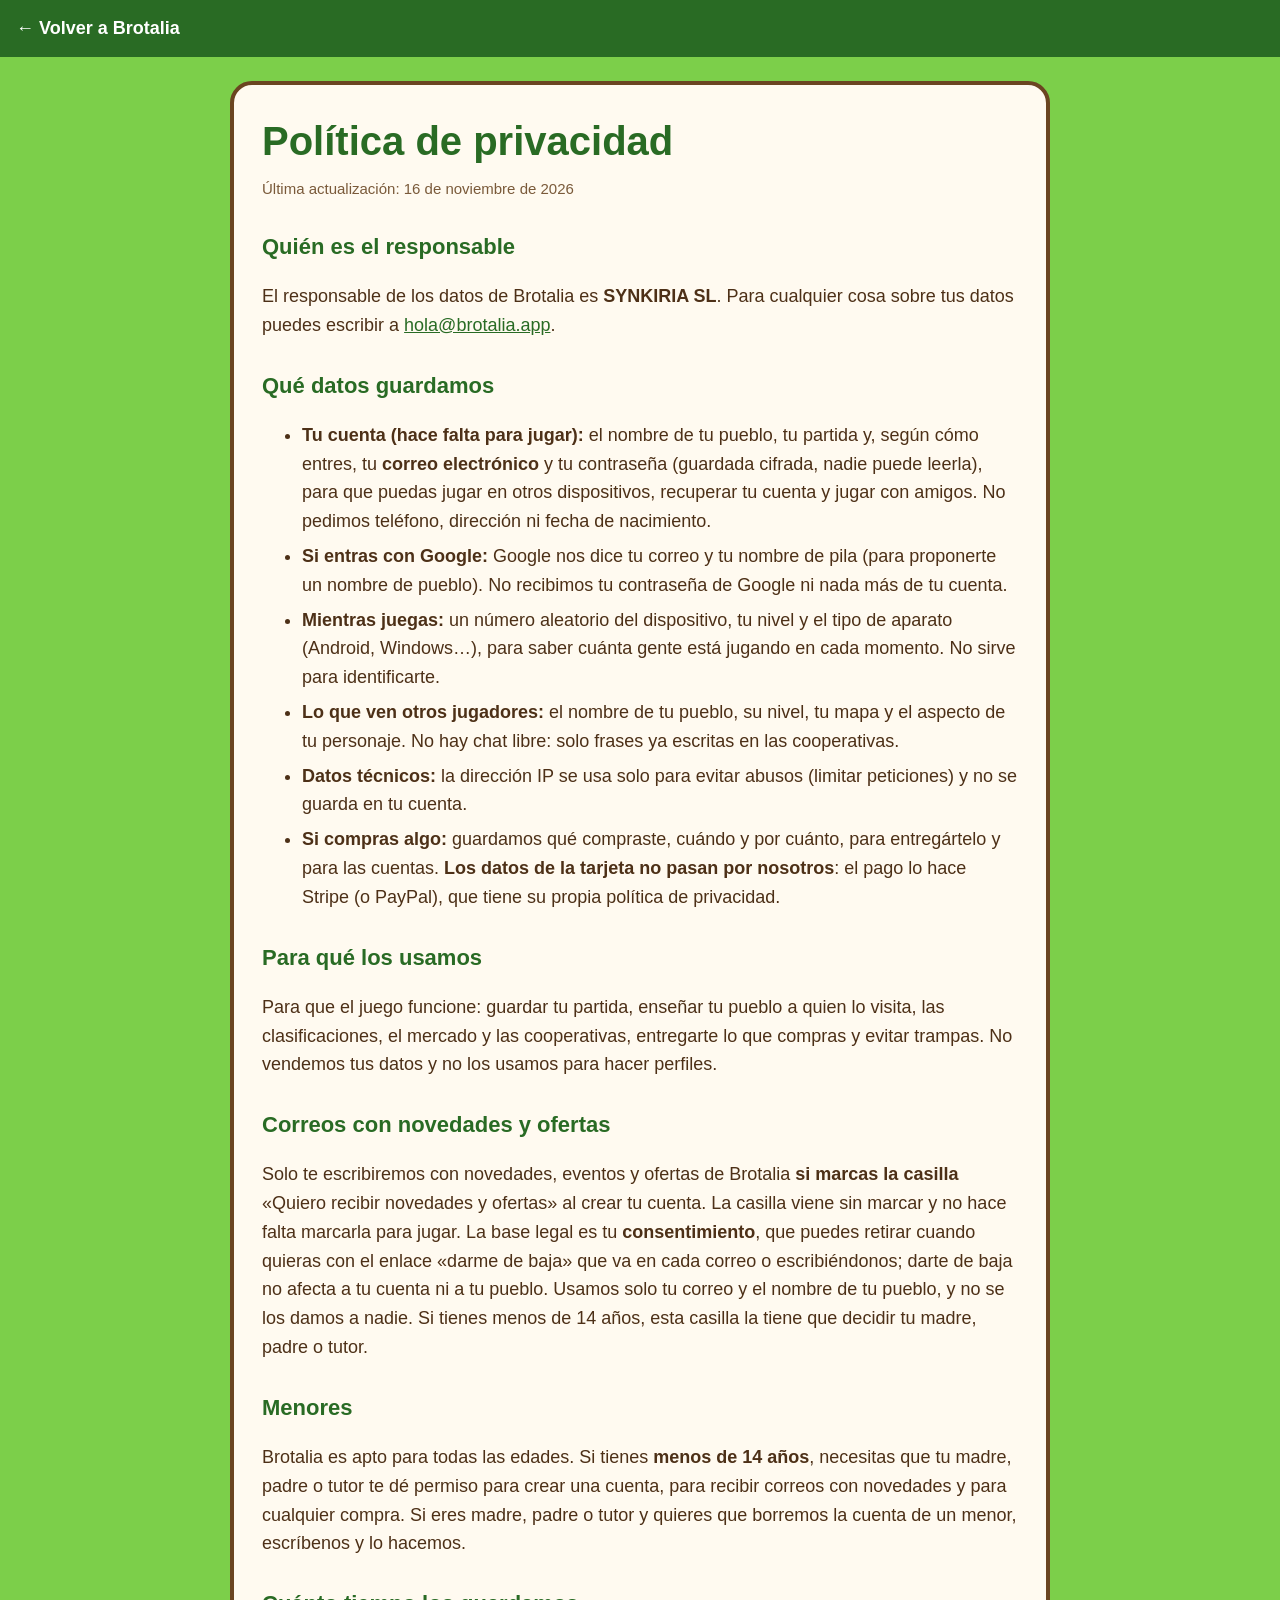
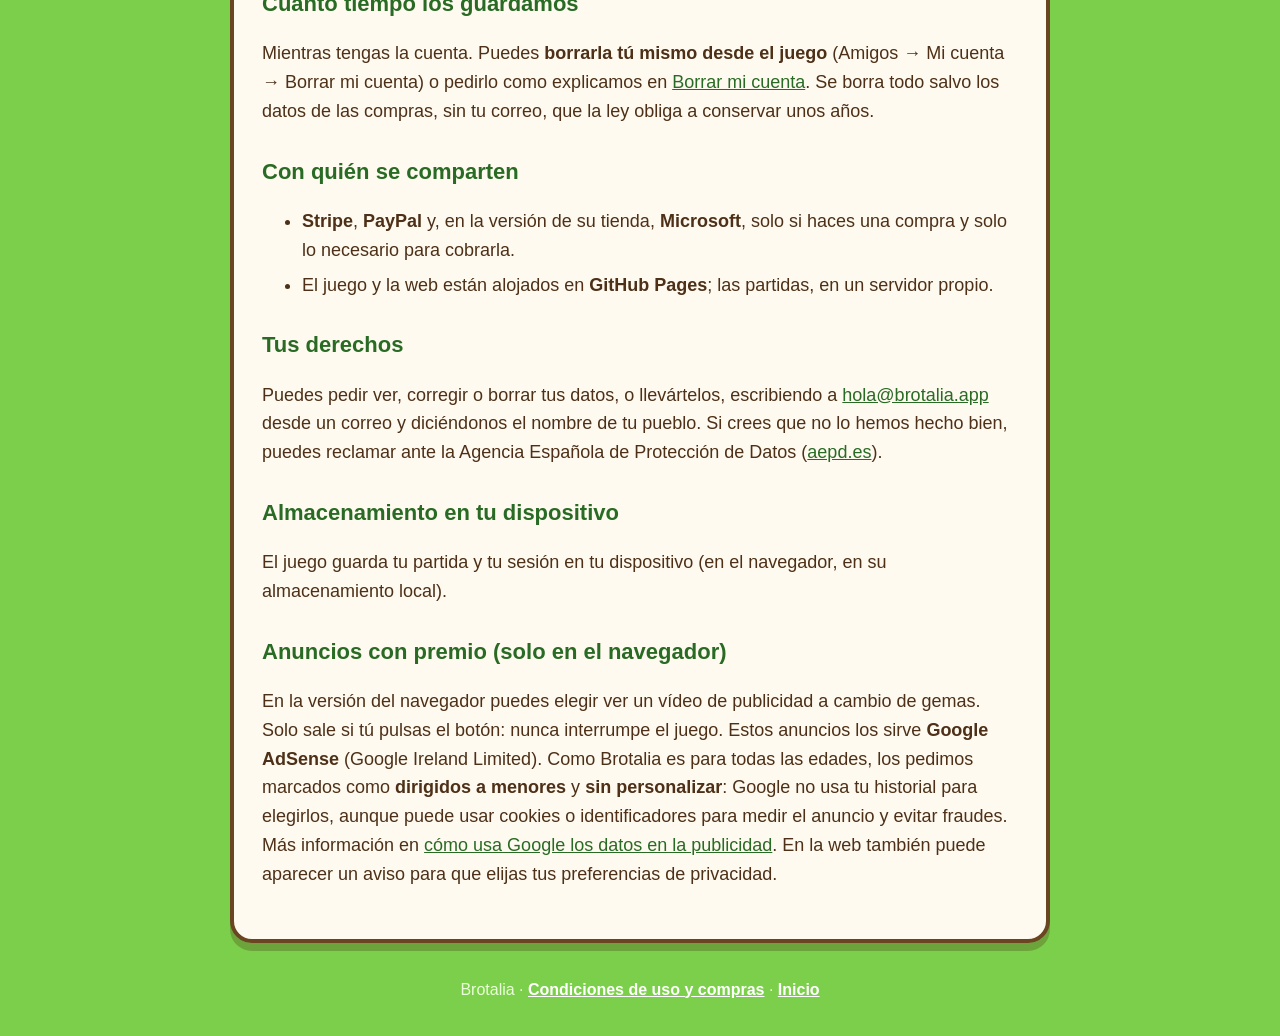
<file: privacidad.html>
<!doctype html>
<html lang="es">
<head>
<meta charset="utf-8">
<meta name="viewport" content="width=device-width, initial-scale=1">
<title>Brotalia · Privacidad</title>
<link rel="icon" href="brotalia-web/icono.png" type="image/png">
<link rel="stylesheet" href="legal.css">
</head>
<body>
<header><a href="./">← Volver a Brotalia</a></header>
<main>
<h1>Política de privacidad</h1>
<p class="fecha">Última actualización: 16 de noviembre de 2026</p>

<h2>Quién es el responsable</h2>
<p>El responsable de los datos de Brotalia es <b>SYNKIRIA SL</b>. Para cualquier cosa sobre tus datos puedes escribir a <a href="mailto:hola@brotalia.app">hola@brotalia.app</a>.</p>

<h2>Qué datos guardamos</h2>
<ul>
  <li><b>Tu cuenta (hace falta para jugar):</b> el nombre de tu pueblo, tu partida y, según cómo entres, tu <b>correo electrónico</b> y tu contraseña (guardada cifrada, nadie puede leerla), para que puedas jugar en otros dispositivos, recuperar tu cuenta y jugar con amigos. No pedimos teléfono, dirección ni fecha de nacimiento.</li>
  <li><b>Si entras con Google:</b> Google nos dice tu correo y tu nombre de pila (para proponerte un nombre de pueblo). No recibimos tu contraseña de Google ni nada más de tu cuenta.</li>
  <li><b>Mientras juegas:</b> un número aleatorio del dispositivo, tu nivel y el tipo de aparato (Android, Windows…), para saber cuánta gente está jugando en cada momento. No sirve para identificarte.</li>
  <li><b>Lo que ven otros jugadores:</b> el nombre de tu pueblo, su nivel, tu mapa y el aspecto de tu personaje. No hay chat libre: solo frases ya escritas en las cooperativas.</li>
  <li><b>Datos técnicos:</b> la dirección IP se usa solo para evitar abusos (limitar peticiones) y no se guarda en tu cuenta.</li>
  <li><b>Si compras algo:</b> guardamos qué compraste, cuándo y por cuánto, para entregártelo y para las cuentas. <b>Los datos de la tarjeta no pasan por nosotros</b>: el pago lo hace Stripe (o PayPal), que tiene su propia política de privacidad.</li>
</ul>

<h2>Para qué los usamos</h2>
<p>Para que el juego funcione: guardar tu partida, enseñar tu pueblo a quien lo visita, las clasificaciones, el mercado y las cooperativas, entregarte lo que compras y evitar trampas. No vendemos tus datos y no los usamos para hacer perfiles.</p>

<h2>Correos con novedades y ofertas</h2>
<p>Solo te escribiremos con novedades, eventos y ofertas de Brotalia <b>si marcas la casilla</b> «Quiero recibir novedades y ofertas» al crear tu cuenta. La casilla viene sin marcar y no hace falta marcarla para jugar. La base legal es tu <b>consentimiento</b>, que puedes retirar cuando quieras con el enlace «darme de baja» que va en cada correo o escribiéndonos; darte de baja no afecta a tu cuenta ni a tu pueblo. Usamos solo tu correo y el nombre de tu pueblo, y no se los damos a nadie. Si tienes menos de 14 años, esta casilla la tiene que decidir tu madre, padre o tutor.</p>

<h2>Menores</h2>
<p>Brotalia es apto para todas las edades. Si tienes <b>menos de 14 años</b>, necesitas que tu madre, padre o tutor te dé permiso para crear una cuenta, para recibir correos con novedades y para cualquier compra. Si eres madre, padre o tutor y quieres que borremos la cuenta de un menor, escríbenos y lo hacemos.</p>

<h2>Cuánto tiempo los guardamos</h2>
<p>Mientras tengas la cuenta. Puedes <b>borrarla tú mismo desde el juego</b> (Amigos → Mi cuenta → Borrar mi cuenta) o pedirlo como explicamos en <a href="borrar-cuenta.html">Borrar mi cuenta</a>. Se borra todo salvo los datos de las compras, sin tu correo, que la ley obliga a conservar unos años.</p>

<h2>Con quién se comparten</h2>
<ul>
  <li><b>Stripe</b>, <b>PayPal</b> y, en la versión de su tienda, <b>Microsoft</b>, solo si haces una compra y solo lo necesario para cobrarla.</li>
  <li>El juego y la web están alojados en <b>GitHub Pages</b>; las partidas, en un servidor propio.</li>
</ul>

<h2>Tus derechos</h2>
<p>Puedes pedir ver, corregir o borrar tus datos, o llevártelos, escribiendo a <a href="mailto:hola@brotalia.app">hola@brotalia.app</a> desde un correo y diciéndonos el nombre de tu pueblo. Si crees que no lo hemos hecho bien, puedes reclamar ante la Agencia Española de Protección de Datos (<a href="https://www.aepd.es">aepd.es</a>).</p>

<h2>Almacenamiento en tu dispositivo</h2>
<p>El juego guarda tu partida y tu sesión en tu dispositivo (en el navegador, en su almacenamiento local).</p>
<h2>Anuncios con premio (solo en el navegador)</h2>
<p>En la versión del navegador puedes elegir ver un vídeo de publicidad a cambio de gemas. Solo sale si tú pulsas el botón: nunca interrumpe el juego. Estos anuncios los sirve <b>Google AdSense</b> (Google Ireland Limited). Como Brotalia es para todas las edades, los pedimos marcados como <b>dirigidos a menores</b> y <b>sin personalizar</b>: Google no usa tu historial para elegirlos, aunque puede usar cookies o identificadores para medir el anuncio y evitar fraudes. Más información en <a href="https://policies.google.com/technologies/ads?hl=es">cómo usa Google los datos en la publicidad</a>. En la web también puede aparecer un aviso para que elijas tus preferencias de privacidad.</p>
</main>
<footer>Brotalia · <a href="condiciones.html">Condiciones de uso y compras</a> · <a href="./">Inicio</a></footer>
</body>
</html>
</file>
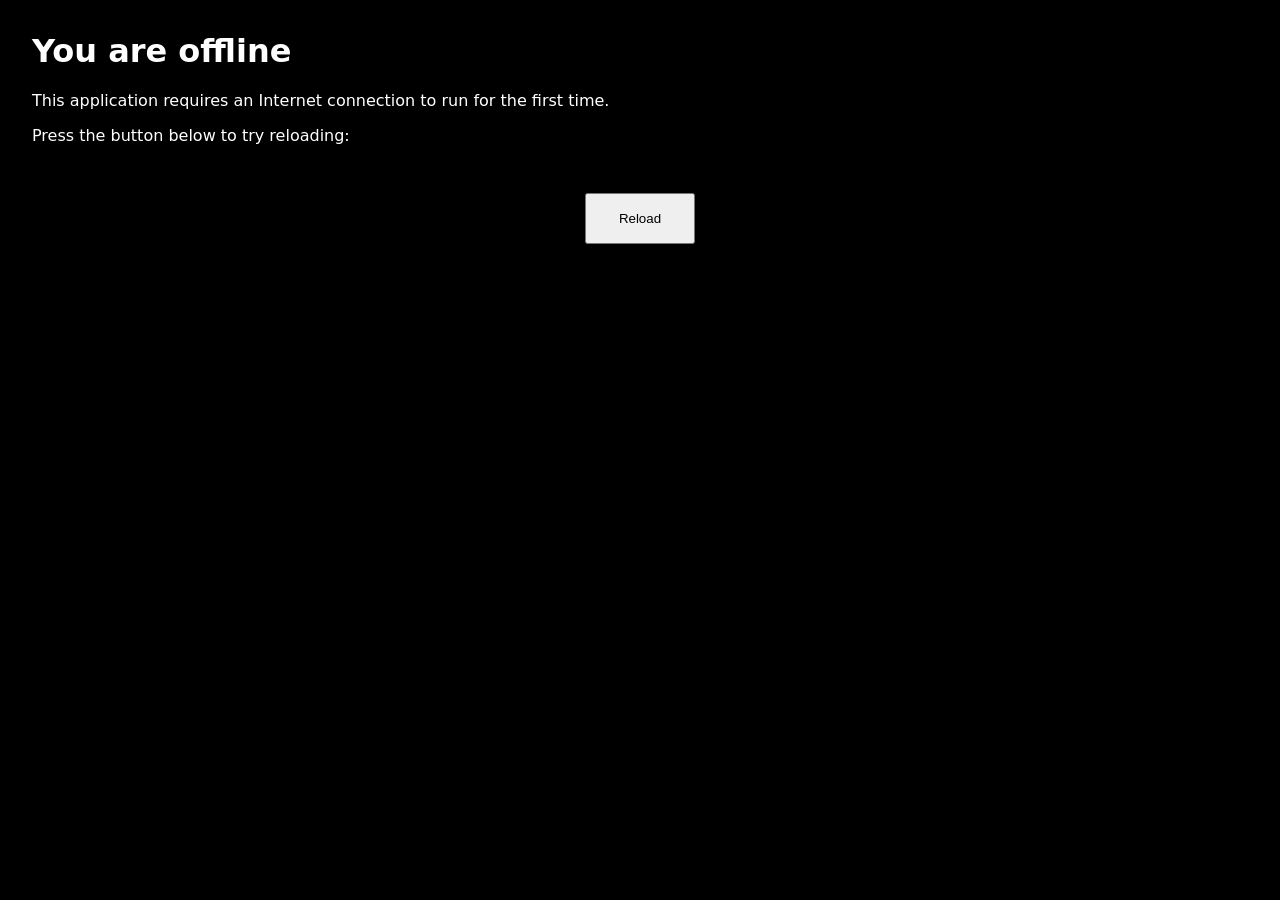
<file: jugar/index.offline.html>
<!DOCTYPE html>
<html lang="en">
	<head>
		<meta charset="utf-8">
		<meta http-equiv="X-UA-Compatible" content="IE=edge">
		<meta name="viewport" content="width=device-width, initial-scale=1">
		<title>You are offline</title>
		<style>
html {
	background-color: #000000;
	color: #ffffff;
}

body {
	font-family: system-ui, -apple-system, "Segoe UI", Roboto, "Helvetica Neue", Arial, "Noto Sans", sans-serif, "Apple Color Emoji", "Segoe UI Emoji", "Segoe UI Symbol", "Noto Color Emoji";
	margin: 2rem;
}

p {
	margin-block: 1rem;
}

button {
	display: block;
	padding: 1rem 2rem;
	margin: 3rem auto 0;
}
		</style>
	</head>
	<body>
		<h1>You are offline</h1>
		<p>This application requires an Internet connection to run for the first time.</p>
		<p>Press the button below to try reloading:</p>
		<button type="button">Reload</button>
		<script>
document.querySelector('button').addEventListener('click', () => {
	window.location.reload();
});
		</script>
	</body>
</html>
</file>
<file: legal.css>
:root { --crema: #fff5d6; --papel: #fffaf0; --tinta: #4d3017; --suave: #7a5a3a; --borde: #6b4521; --verde: #5cb34c; --verde-osc: #296b24; --hoja: #7ccf4a; }
* { box-sizing: border-box; }
body { margin: 0; background: var(--hoja); color: var(--tinta); font-family: "Trebuchet MS", "Segoe UI", Verdana, sans-serif; font-size: 18px; line-height: 1.6; }
header { background: var(--verde-osc); padding: 14px 16px; }
header a { color: #fff; font-weight: bold; text-decoration: none; }
main { max-width: 820px; margin: 24px auto; padding: 24px 28px 32px; background: var(--papel); border: 4px solid var(--borde); border-radius: 22px; box-shadow: 0 8px 0 rgba(60, 35, 10, .25); }
h1 { margin: 0 0 4px; font-size: clamp(28px, 5vw, 40px); color: var(--verde-osc); }
h2 { margin: 28px 0 8px; font-size: 22px; color: var(--verde-osc); }
.fecha { margin: 0 0 12px; color: var(--suave); font-size: 15px; }
a { color: var(--verde-osc); }
li { margin: 6px 0; }
footer { text-align: center; padding: 10px 16px 34px; color: #eaffd9; font-size: 16px; }
footer a { color: #fff; font-weight: bold; }
@media (max-width: 600px) { main { margin: 12px; padding: 18px 16px 24px; border-radius: 16px; } body { font-size: 17px; } }
</file>
